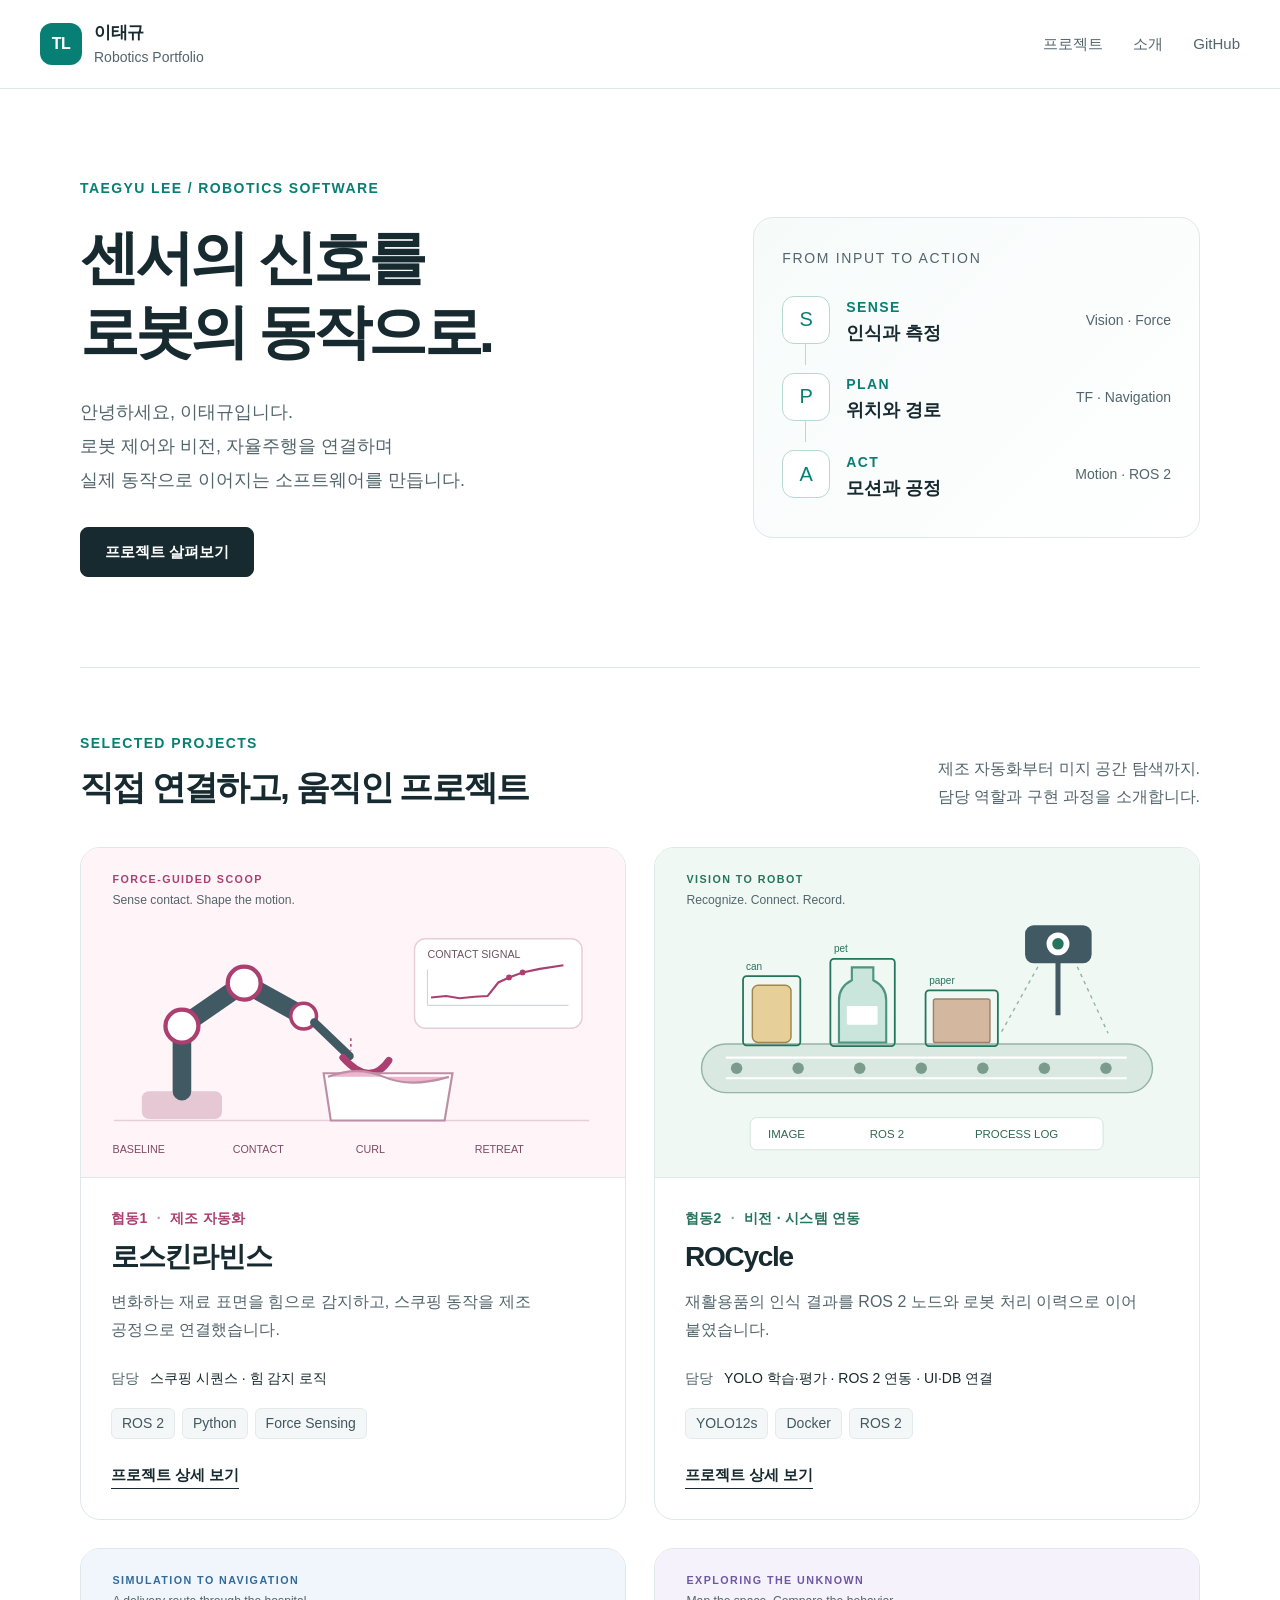
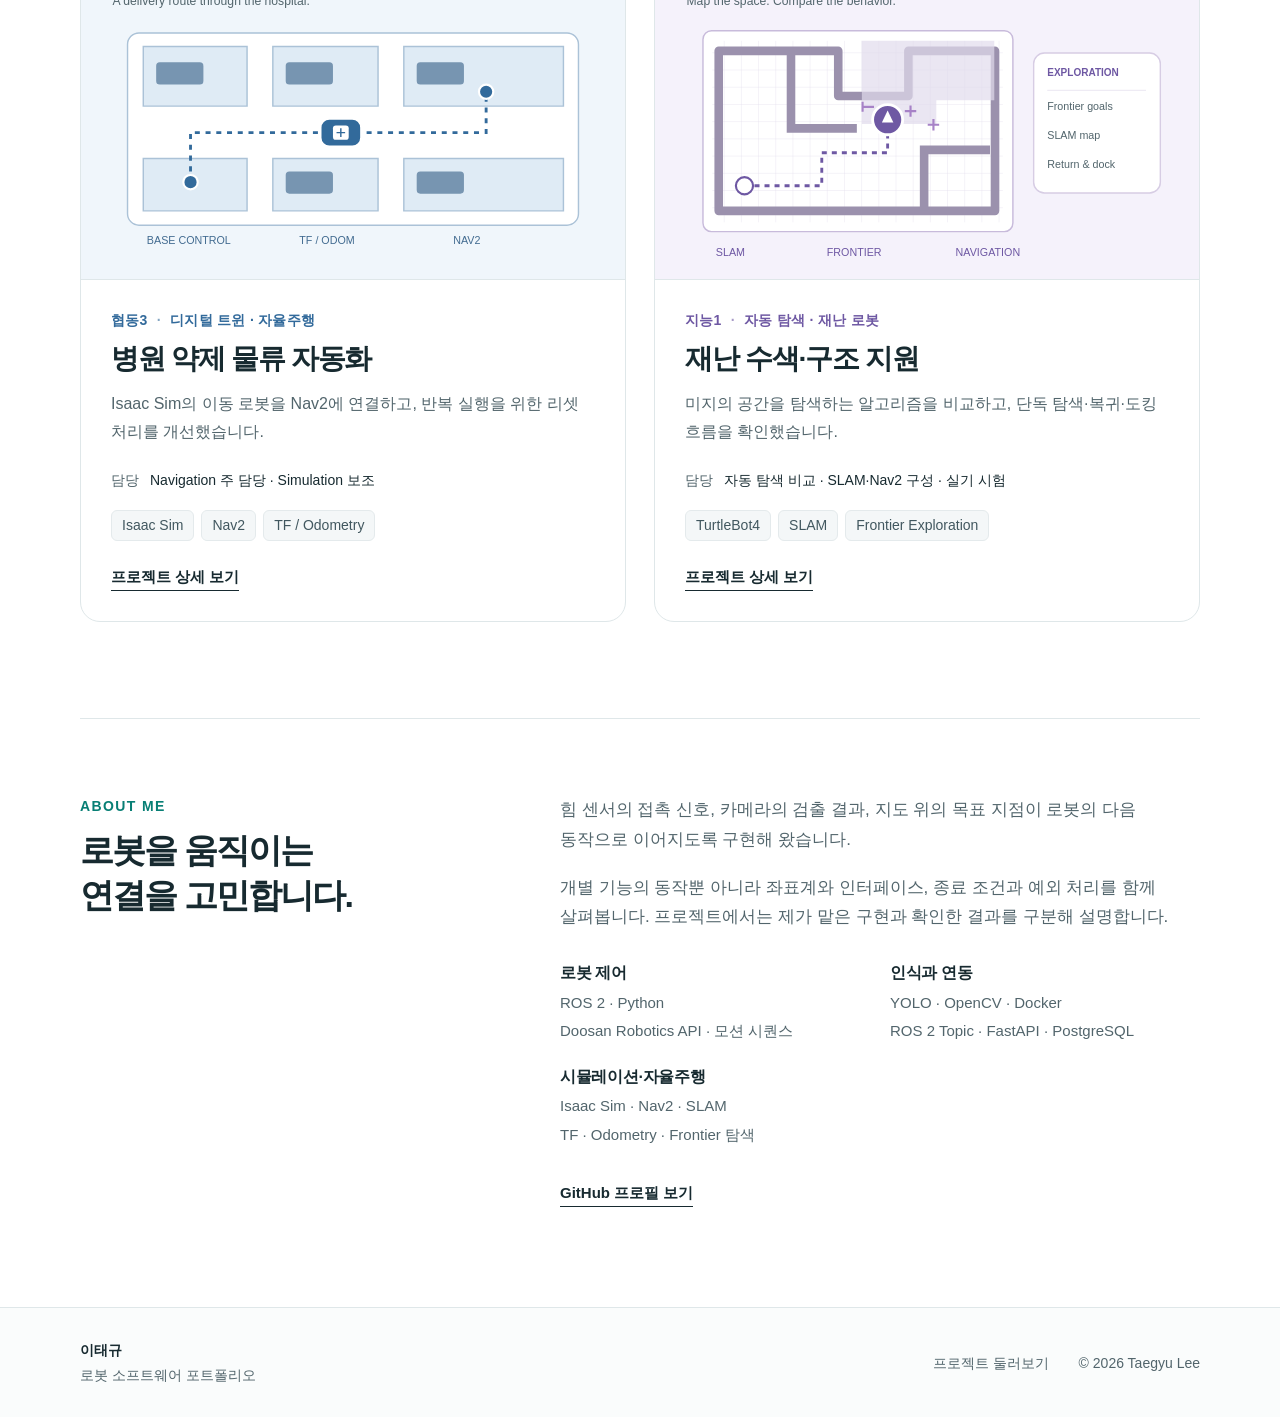
<file: index.html>
<!doctype html>
<html lang="ko"><head><meta charset="utf-8"><meta name="viewport" content="width=device-width, initial-scale=1"><title>이태규 | 로봇 소프트웨어 포트폴리오</title><meta name="description" content="ROS 2, 로봇 제어, AI 비전, 자율주행. 이태규의 네 가지 로보틱스 프로젝트와 구현 과정을 소개합니다."><meta name="theme-color" content="#ffffff"><meta property="og:title" content="이태규 | 로봇 소프트웨어 포트폴리오"><meta property="og:description" content="ROS 2, 로봇 제어, AI 비전, 자율주행. 이태규의 네 가지 로보틱스 프로젝트와 구현 과정을 소개합니다."><meta property="og:type" content="website"><link rel="icon" type="image/svg+xml" href="assets/favicon.svg"><link rel="stylesheet" href="assets/style.css"></head><body><a class="skip-link" href="#main">본문으로 건너뛰기</a>
<header class="site-header"><div class="header-inner"><a class="brand" href="index.html" aria-label="이태규 포트폴리오 홈"><span class="brand-mark" aria-hidden="true">TL</span><span>이태규<span class="brand-sub">Robotics Portfolio</span></span></a><nav aria-label="주요 메뉴"><a href="index.html#projects">프로젝트</a><a href="index.html#about">소개</a><a href="https://github.com/Taegyu-Lee1117" target="_blank" rel="noopener noreferrer">GitHub</a></nav></div></header><main id="main">
<section class="hero shell"><div class="hero-copy"><p class="eyebrow">TAEGYU LEE / ROBOTICS SOFTWARE</p><h1>센서의 신호를<br>로봇의 동작으로.</h1><p class="hero-description">안녕하세요, 이태규입니다.<br>로봇 제어와 비전, 자율주행을 연결하며<br class="desktop-break"> 실제 동작으로 이어지는 소프트웨어를 만듭니다.</p><a class="button" href="#projects">프로젝트 살펴보기</a></div><div class="hero-system" aria-label="인식과 측정, 위치와 경로, 모션과 공정으로 이어지는 작업 영역"><p class="system-label">FROM INPUT TO ACTION</p><div class="system-step"><span class="system-icon">S</span><div><span>SENSE</span><p>인식과 측정</p></div><small>Vision · Force</small></div><div class="system-step"><span class="system-icon">P</span><div><span>PLAN</span><p>위치와 경로</p></div><small>TF · Navigation</small></div><div class="system-step"><span class="system-icon">A</span><div><span>ACT</span><p>모션과 공정</p></div><small>Motion · ROS 2</small></div></div></section>
<section id="projects" class="projects shell"><div class="section-heading"><div><p class="eyebrow">SELECTED PROJECTS</p><h2>직접 연결하고,<br class="mobile-break"> 움직인 프로젝트</h2></div><p>제조 자동화부터 미지 공간 탐색까지.<br>담당 역할과 구현 과정을 소개합니다.</p></div><div class="project-grid"><article class="project-card pink"><a class="project-visual" href="projects/roskin-robbins.html" tabindex="-1" aria-hidden="true"><img src="assets/roskin-robbins.svg" alt="" width="760" height="460" loading="lazy"></a><div class="project-copy"><p class="eyebrow">협동1 <span>·</span> 제조 자동화</p><h3><a href="projects/roskin-robbins.html">로스킨라빈스</a></h3><p class="project-summary">변화하는 재료 표면을 힘으로 감지하고, 스쿠핑 동작을 제조 공정으로 연결했습니다.</p><div class="role"><span>담당</span><p>스쿠핑 시퀀스 · 힘 감지 로직</p></div><ul class="tags" aria-label="사용 기술"><li>ROS 2</li><li>Python</li><li>Force Sensing</li></ul><a class="text-link" href="projects/roskin-robbins.html" aria-label="로스킨라빈스 상세 보기">프로젝트 상세 보기</a></div></article>
<article class="project-card green"><a class="project-visual" href="projects/rocycle.html" tabindex="-1" aria-hidden="true"><img src="assets/rocycle.svg" alt="" width="760" height="460" loading="lazy"></a><div class="project-copy"><p class="eyebrow">협동2 <span>·</span> 비전 · 시스템 연동</p><h3><a href="projects/rocycle.html">ROCycle</a></h3><p class="project-summary">재활용품의 인식 결과를 ROS 2 노드와 로봇 처리 이력으로 이어 붙였습니다.</p><div class="role"><span>담당</span><p>YOLO 학습·평가 · ROS 2 연동 · UI·DB 연결</p></div><ul class="tags" aria-label="사용 기술"><li>YOLO12s</li><li>Docker</li><li>ROS 2</li></ul><a class="text-link" href="projects/rocycle.html" aria-label="ROCycle 상세 보기">프로젝트 상세 보기</a></div></article>
<article class="project-card blue"><a class="project-visual" href="projects/hospital-logistics.html" tabindex="-1" aria-hidden="true"><img src="assets/hospital-logistics.svg" alt="" width="760" height="460" loading="lazy"></a><div class="project-copy"><p class="eyebrow">협동3 <span>·</span> 디지털 트윈 · 자율주행</p><h3><a href="projects/hospital-logistics.html">병원 약제 물류 자동화</a></h3><p class="project-summary">Isaac Sim의 이동 로봇을 Nav2에 연결하고, 반복 실행을 위한 리셋 처리를 개선했습니다.</p><div class="role"><span>담당</span><p>Navigation 주 담당 · Simulation 보조</p></div><ul class="tags" aria-label="사용 기술"><li>Isaac Sim</li><li>Nav2</li><li>TF / Odometry</li></ul><a class="text-link" href="projects/hospital-logistics.html" aria-label="병원 약제 물류 자동화 상세 보기">프로젝트 상세 보기</a></div></article>
<article class="project-card purple"><a class="project-visual" href="projects/rescue-exploration.html" tabindex="-1" aria-hidden="true"><img src="assets/rescue-exploration.svg" alt="" width="760" height="460" loading="lazy"></a><div class="project-copy"><p class="eyebrow">지능1 <span>·</span> 자동 탐색 · 재난 로봇</p><h3><a href="projects/rescue-exploration.html">재난 수색·구조 지원</a></h3><p class="project-summary">미지의 공간을 탐색하는 알고리즘을 비교하고, 단독 탐색·복귀·도킹 흐름을 확인했습니다.</p><div class="role"><span>담당</span><p>자동 탐색 비교 · SLAM·Nav2 구성 · 실기 시험</p></div><ul class="tags" aria-label="사용 기술"><li>TurtleBot4</li><li>SLAM</li><li>Frontier Exploration</li></ul><a class="text-link" href="projects/rescue-exploration.html" aria-label="재난 수색·구조 지원 상세 보기">프로젝트 상세 보기</a></div></article></div></section>
<section id="about" class="about shell"><div><p class="eyebrow">ABOUT ME</p><h2>로봇을 움직이는<br>연결을 고민합니다.</h2></div><div class="about-copy"><p>힘 센서의 접촉 신호, 카메라의 검출 결과, 지도 위의 목표 지점이 로봇의 다음 동작으로 이어지도록 구현해 왔습니다.</p><p>개별 기능의 동작뿐 아니라 좌표계와 인터페이스, 종료 조건과 예외 처리를 함께 살펴봅니다. 프로젝트에서는 제가 맡은 구현과 확인한 결과를 구분해 설명합니다.</p><div class="skill-groups"><div><h3>로봇 제어</h3><p>ROS 2 · Python<br>Doosan Robotics API · 모션 시퀀스</p></div><div><h3>인식과 연동</h3><p>YOLO · OpenCV · Docker<br>ROS 2 Topic · FastAPI · PostgreSQL</p></div><div><h3>시뮬레이션·자율주행</h3><p>Isaac Sim · Nav2 · SLAM<br>TF · Odometry · Frontier 탐색</p></div></div><a class="text-link" href="https://github.com/Taegyu-Lee1117" target="_blank" rel="noopener noreferrer">GitHub 프로필 보기</a></div></section>
</main><footer class="site-footer"><div class="footer-inner"><p>이태규 <span>로봇 소프트웨어 포트폴리오</span></p><a href="index.html#projects">프로젝트 둘러보기</a><p class="copyright">© 2026 Taegyu Lee</p></div></footer></body></html>
</file>
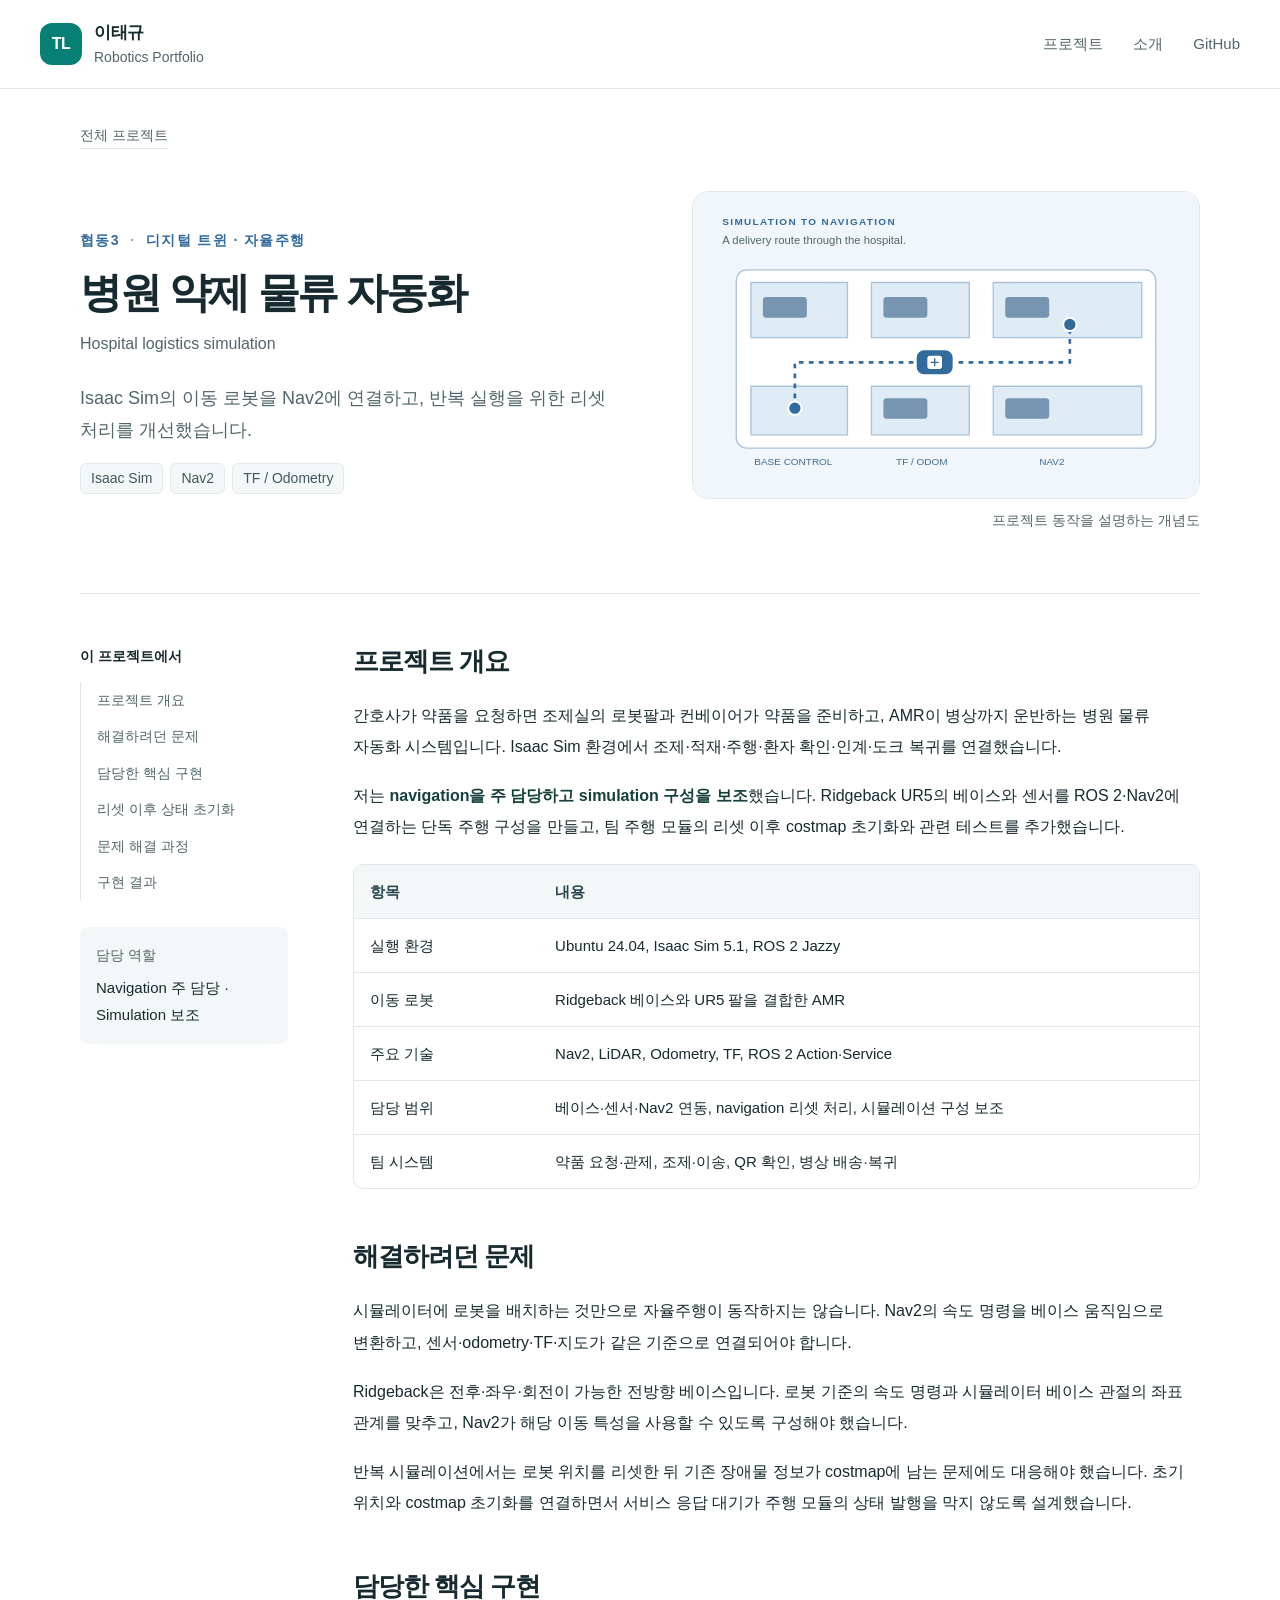
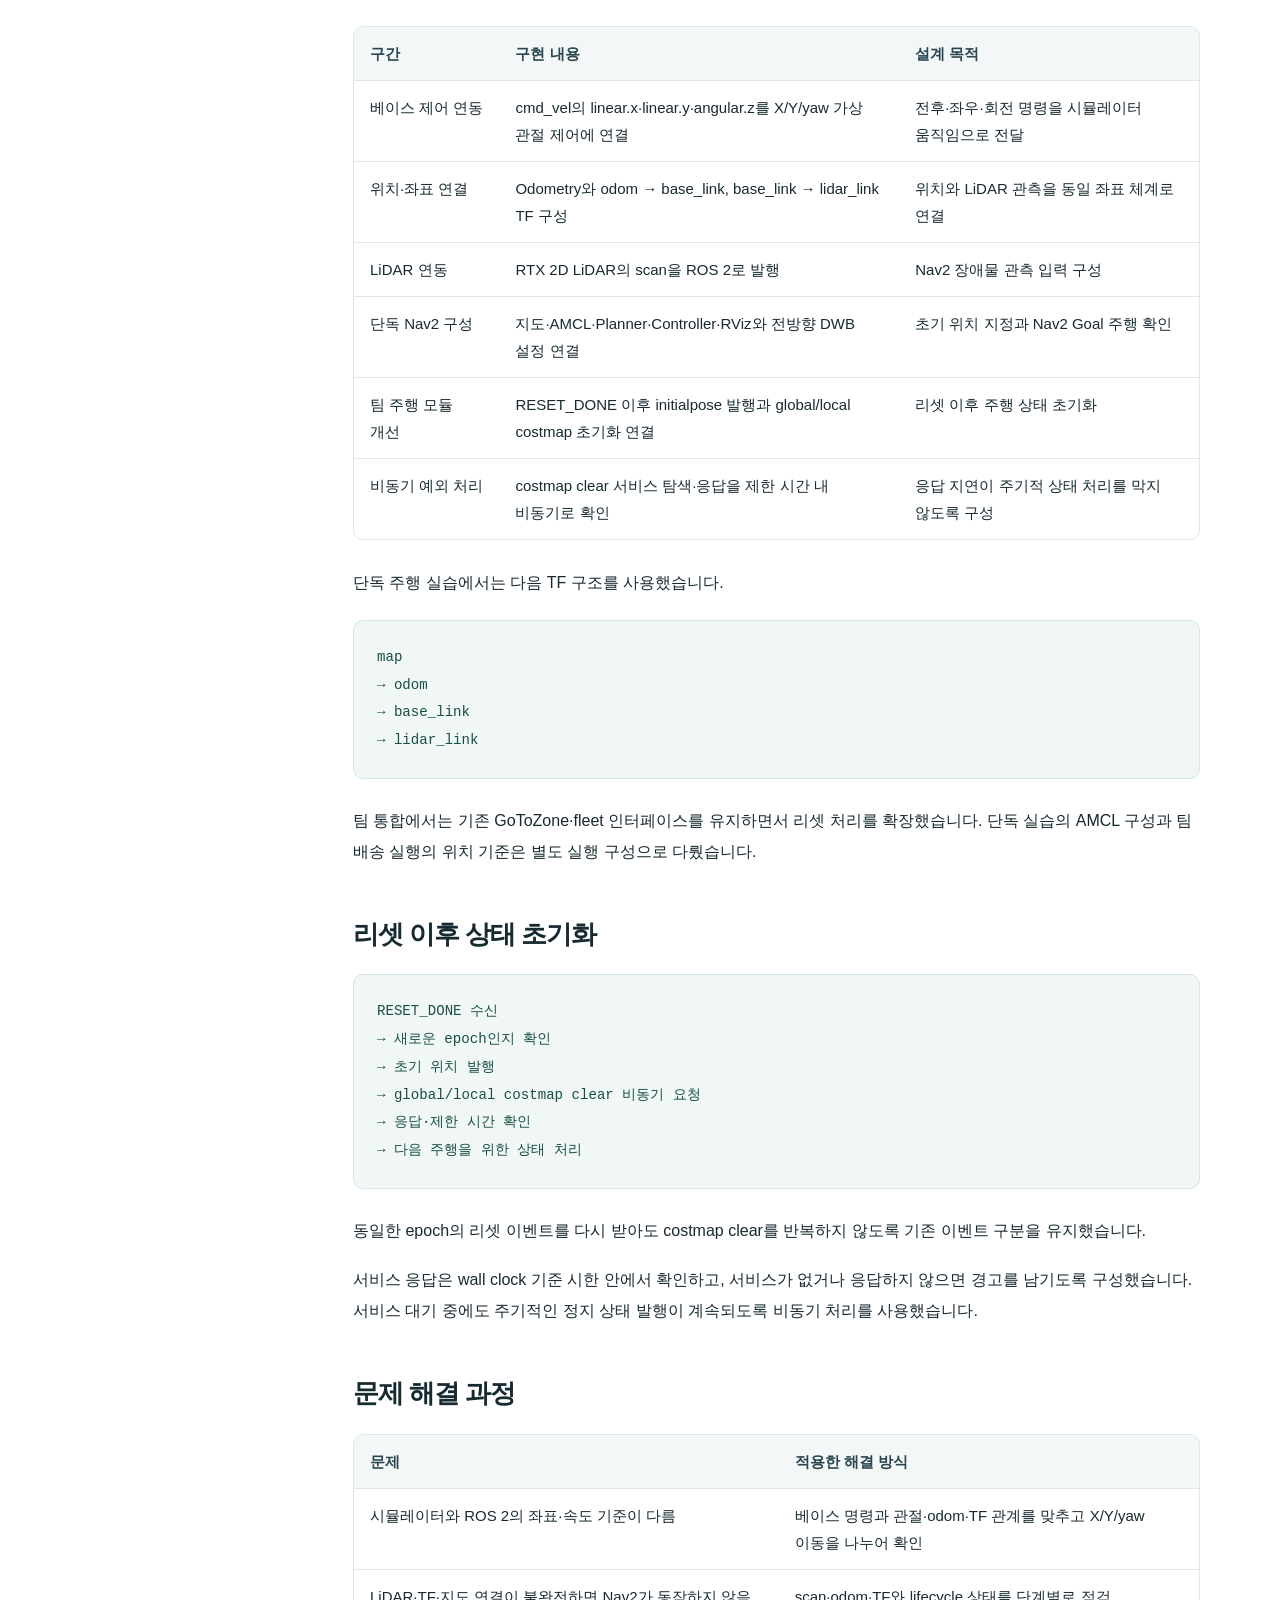
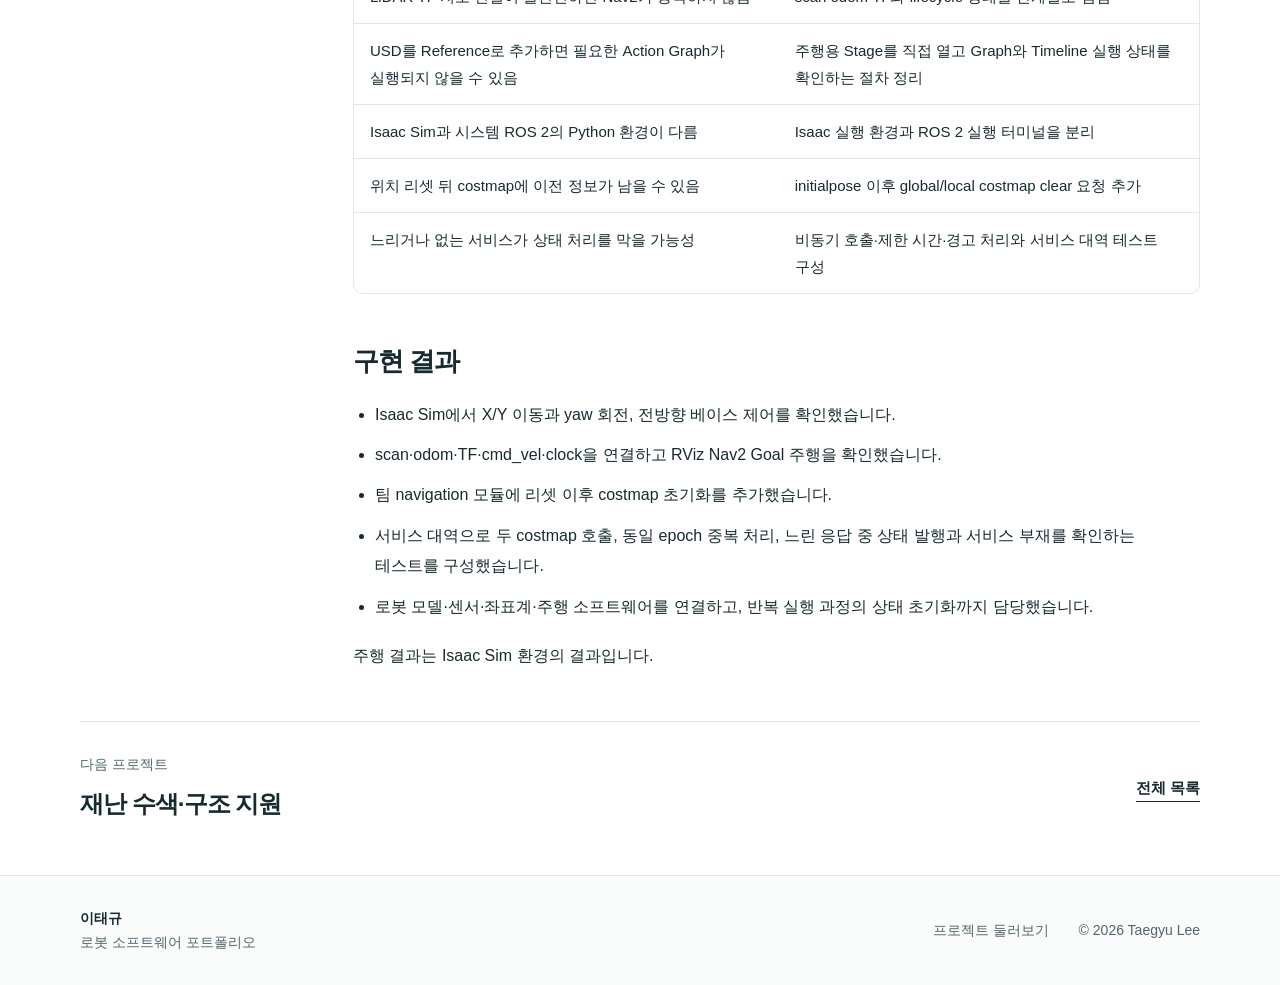
<file: projects/hospital-logistics.html>
<!doctype html>
<html lang="ko"><head><meta charset="utf-8"><meta name="viewport" content="width=device-width, initial-scale=1"><title>병원 약제 물류 자동화 | 이태규 포트폴리오</title><meta name="description" content="Isaac Sim의 이동 로봇을 Nav2에 연결하고, 반복 실행을 위한 리셋 처리를 개선했습니다."><meta name="theme-color" content="#ffffff"><meta property="og:title" content="병원 약제 물류 자동화 | 이태규 포트폴리오"><meta property="og:description" content="Isaac Sim의 이동 로봇을 Nav2에 연결하고, 반복 실행을 위한 리셋 처리를 개선했습니다."><meta property="og:type" content="website"><link rel="icon" type="image/svg+xml" href="../assets/favicon.svg"><link rel="stylesheet" href="../assets/style.css"></head><body><a class="skip-link" href="#main">본문으로 건너뛰기</a>
<header class="site-header"><div class="header-inner"><a class="brand" href="../index.html" aria-label="이태규 포트폴리오 홈"><span class="brand-mark" aria-hidden="true">TL</span><span>이태규<span class="brand-sub">Robotics Portfolio</span></span></a><nav aria-label="주요 메뉴"><a href="../index.html#projects">프로젝트</a><a href="../index.html#about">소개</a><a href="https://github.com/Taegyu-Lee1117" target="_blank" rel="noopener noreferrer">GitHub</a></nav></div></header><main id="main" class="project-main shell"><a class="back-link" href="../index.html#projects">전체 프로젝트</a><header class="project-hero blue"><div><p class="eyebrow">협동3 <span>·</span> 디지털 트윈 · 자율주행</p><h1>병원 약제 물류 자동화</h1><p class="english-title">Hospital logistics simulation</p><p class="detail-summary">Isaac Sim의 이동 로봇을 Nav2에 연결하고, 반복 실행을 위한 리셋 처리를 개선했습니다.</p><ul class="tags" aria-label="사용 기술"><li>Isaac Sim</li><li>Nav2</li><li>TF / Odometry</li></ul></div><figure class="detail-visual"><img src="../assets/hospital-logistics.svg" alt="병원 환경의 AMR 배송 경로를 표현한 개념도" width="760" height="460"><figcaption>프로젝트 동작을 설명하는 개념도</figcaption></figure></header><div class="article-layout"><aside class="article-nav"><p>이 프로젝트에서</p><nav aria-label="프로젝트 목차"><a href="#section-1">프로젝트 개요</a><a href="#section-2">해결하려던 문제</a><a href="#section-3">담당한 핵심 구현</a><a href="#section-4">리셋 이후 상태 초기화</a><a href="#section-5">문제 해결 과정</a><a href="#section-6">구현 결과</a></nav><div class="aside-role"><span>담당 역할</span><p>Navigation 주 담당 · Simulation 보조</p></div></aside><div class="article-content"><section class="article-section" id="section-1"><h2>프로젝트 개요</h2>
<p>간호사가 약품을 요청하면 조제실의 로봇팔과 컨베이어가 약품을 준비하고, AMR이 병상까지 운반하는 병원 물류 자동화 시스템입니다. Isaac Sim 환경에서 조제·적재·주행·환자 확인·인계·도크 복귀를 연결했습니다.</p>
<p>저는 <strong>navigation을 주 담당하고 simulation 구성을 보조</strong>했습니다. Ridgeback UR5의 베이스와 센서를 ROS 2·Nav2에 연결하는 단독 주행 구성을 만들고, 팀 주행 모듈의 리셋 이후 costmap 초기화와 관련 테스트를 추가했습니다.</p>
<div class="table-scroll" role="region" aria-label="내용 비교 표" tabindex="0"><table><thead><tr><th scope="col">항목</th><th scope="col">내용</th></tr></thead><tbody><tr><td>실행 환경</td><td>Ubuntu 24.04, Isaac Sim 5.1, ROS 2 Jazzy</td></tr><tr><td>이동 로봇</td><td>Ridgeback 베이스와 UR5 팔을 결합한 AMR</td></tr><tr><td>주요 기술</td><td>Nav2, LiDAR, Odometry, TF, ROS 2 Action·Service</td></tr><tr><td>담당 범위</td><td>베이스·센서·Nav2 연동, navigation 리셋 처리, 시뮬레이션 구성 보조</td></tr><tr><td>팀 시스템</td><td>약품 요청·관제, 조제·이송, QR 확인, 병상 배송·복귀</td></tr></tbody></table></div>
</section>
<section class="article-section" id="section-2"><h2>해결하려던 문제</h2>
<p>시뮬레이터에 로봇을 배치하는 것만으로 자율주행이 동작하지는 않습니다. Nav2의 속도 명령을 베이스 움직임으로 변환하고, 센서·odometry·TF·지도가 같은 기준으로 연결되어야 합니다.</p>
<p>Ridgeback은 전후·좌우·회전이 가능한 전방향 베이스입니다. 로봇 기준의 속도 명령과 시뮬레이터 베이스 관절의 좌표 관계를 맞추고, Nav2가 해당 이동 특성을 사용할 수 있도록 구성해야 했습니다.</p>
<p>반복 시뮬레이션에서는 로봇 위치를 리셋한 뒤 기존 장애물 정보가 costmap에 남는 문제에도 대응해야 했습니다. 초기 위치와 costmap 초기화를 연결하면서 서비스 응답 대기가 주행 모듈의 상태 발행을 막지 않도록 설계했습니다.</p>
</section>
<section class="article-section" id="section-3"><h2>담당한 핵심 구현</h2>
<div class="table-scroll" role="region" aria-label="내용 비교 표" tabindex="0"><table><thead><tr><th scope="col">구간</th><th scope="col">구현 내용</th><th scope="col">설계 목적</th></tr></thead><tbody><tr><td>베이스 제어 연동</td><td>cmd_vel의 linear.x·linear.y·angular.z를 X/Y/yaw 가상 관절 제어에 연결</td><td>전후·좌우·회전 명령을 시뮬레이터 움직임으로 전달</td></tr><tr><td>위치·좌표 연결</td><td>Odometry와 odom → base_link, base_link → lidar_link TF 구성</td><td>위치와 LiDAR 관측을 동일 좌표 체계로 연결</td></tr><tr><td>LiDAR 연동</td><td>RTX 2D LiDAR의 scan을 ROS 2로 발행</td><td>Nav2 장애물 관측 입력 구성</td></tr><tr><td>단독 Nav2 구성</td><td>지도·AMCL·Planner·Controller·RViz와 전방향 DWB 설정 연결</td><td>초기 위치 지정과 Nav2 Goal 주행 확인</td></tr><tr><td>팀 주행 모듈 개선</td><td>RESET_DONE 이후 initialpose 발행과 global/local costmap 초기화 연결</td><td>리셋 이후 주행 상태 초기화</td></tr><tr><td>비동기 예외 처리</td><td>costmap clear 서비스 탐색·응답을 제한 시간 내 비동기로 확인</td><td>응답 지연이 주기적 상태 처리를 막지 않도록 구성</td></tr></tbody></table></div>
<p>단독 주행 실습에서는 다음 TF 구조를 사용했습니다.</p>
<pre><code>map
→ odom
→ base_link
→ lidar_link</code></pre>
<p>팀 통합에서는 기존 GoToZone·fleet 인터페이스를 유지하면서 리셋 처리를 확장했습니다. 단독 실습의 AMCL 구성과 팀 배송 실행의 위치 기준은 별도 실행 구성으로 다뤘습니다.</p>
</section>
<section class="article-section" id="section-4"><h2>리셋 이후 상태 초기화</h2>
<pre><code>RESET_DONE 수신
→ 새로운 epoch인지 확인
→ 초기 위치 발행
→ global/local costmap clear 비동기 요청
→ 응답·제한 시간 확인
→ 다음 주행을 위한 상태 처리</code></pre>
<p>동일한 epoch의 리셋 이벤트를 다시 받아도 costmap clear를 반복하지 않도록 기존 이벤트 구분을 유지했습니다.</p>
<p>서비스 응답은 wall clock 기준 시한 안에서 확인하고, 서비스가 없거나 응답하지 않으면 경고를 남기도록 구성했습니다. 서비스 대기 중에도 주기적인 정지 상태 발행이 계속되도록 비동기 처리를 사용했습니다.</p>
</section>
<section class="article-section" id="section-5"><h2>문제 해결 과정</h2>
<div class="table-scroll" role="region" aria-label="내용 비교 표" tabindex="0"><table><thead><tr><th scope="col">문제</th><th scope="col">적용한 해결 방식</th></tr></thead><tbody><tr><td>시뮬레이터와 ROS 2의 좌표·속도 기준이 다름</td><td>베이스 명령과 관절·odom·TF 관계를 맞추고 X/Y/yaw 이동을 나누어 확인</td></tr><tr><td>LiDAR·TF·지도 연결이 불완전하면 Nav2가 동작하지 않음</td><td>scan·odom·TF와 lifecycle 상태를 단계별로 점검</td></tr><tr><td>USD를 Reference로 추가하면 필요한 Action Graph가 실행되지 않을 수 있음</td><td>주행용 Stage를 직접 열고 Graph와 Timeline 실행 상태를 확인하는 절차 정리</td></tr><tr><td>Isaac Sim과 시스템 ROS 2의 Python 환경이 다름</td><td>Isaac 실행 환경과 ROS 2 실행 터미널을 분리</td></tr><tr><td>위치 리셋 뒤 costmap에 이전 정보가 남을 수 있음</td><td>initialpose 이후 global/local costmap clear 요청 추가</td></tr><tr><td>느리거나 없는 서비스가 상태 처리를 막을 가능성</td><td>비동기 호출·제한 시간·경고 처리와 서비스 대역 테스트 구성</td></tr></tbody></table></div>
</section>
<section class="article-section" id="section-6"><h2>구현 결과</h2>
<ul><li>Isaac Sim에서 X/Y 이동과 yaw 회전, 전방향 베이스 제어를 확인했습니다.</li><li>scan·odom·TF·cmd_vel·clock을 연결하고 RViz Nav2 Goal 주행을 확인했습니다.</li><li>팀 navigation 모듈에 리셋 이후 costmap 초기화를 추가했습니다.</li><li>서비스 대역으로 두 costmap 호출, 동일 epoch 중복 처리, 느린 응답 중 상태 발행과 서비스 부재를 확인하는 테스트를 구성했습니다.</li><li>로봇 모델·센서·좌표계·주행 소프트웨어를 연결하고, 반복 실행 과정의 상태 초기화까지 담당했습니다.</li></ul>
<p>주행 결과는 Isaac Sim 환경의 결과입니다.</p>
</section></div></div><nav class="next-project" aria-label="다른 프로젝트"><div><span>다음 프로젝트</span><a href="rescue-exploration.html">재난 수색·구조 지원</a></div><a class="text-link" href="../index.html#projects">전체 목록</a></nav></main><footer class="site-footer"><div class="footer-inner"><p>이태규 <span>로봇 소프트웨어 포트폴리오</span></p><a href="../index.html#projects">프로젝트 둘러보기</a><p class="copyright">© 2026 Taegyu Lee</p></div></footer></body></html>
</file>
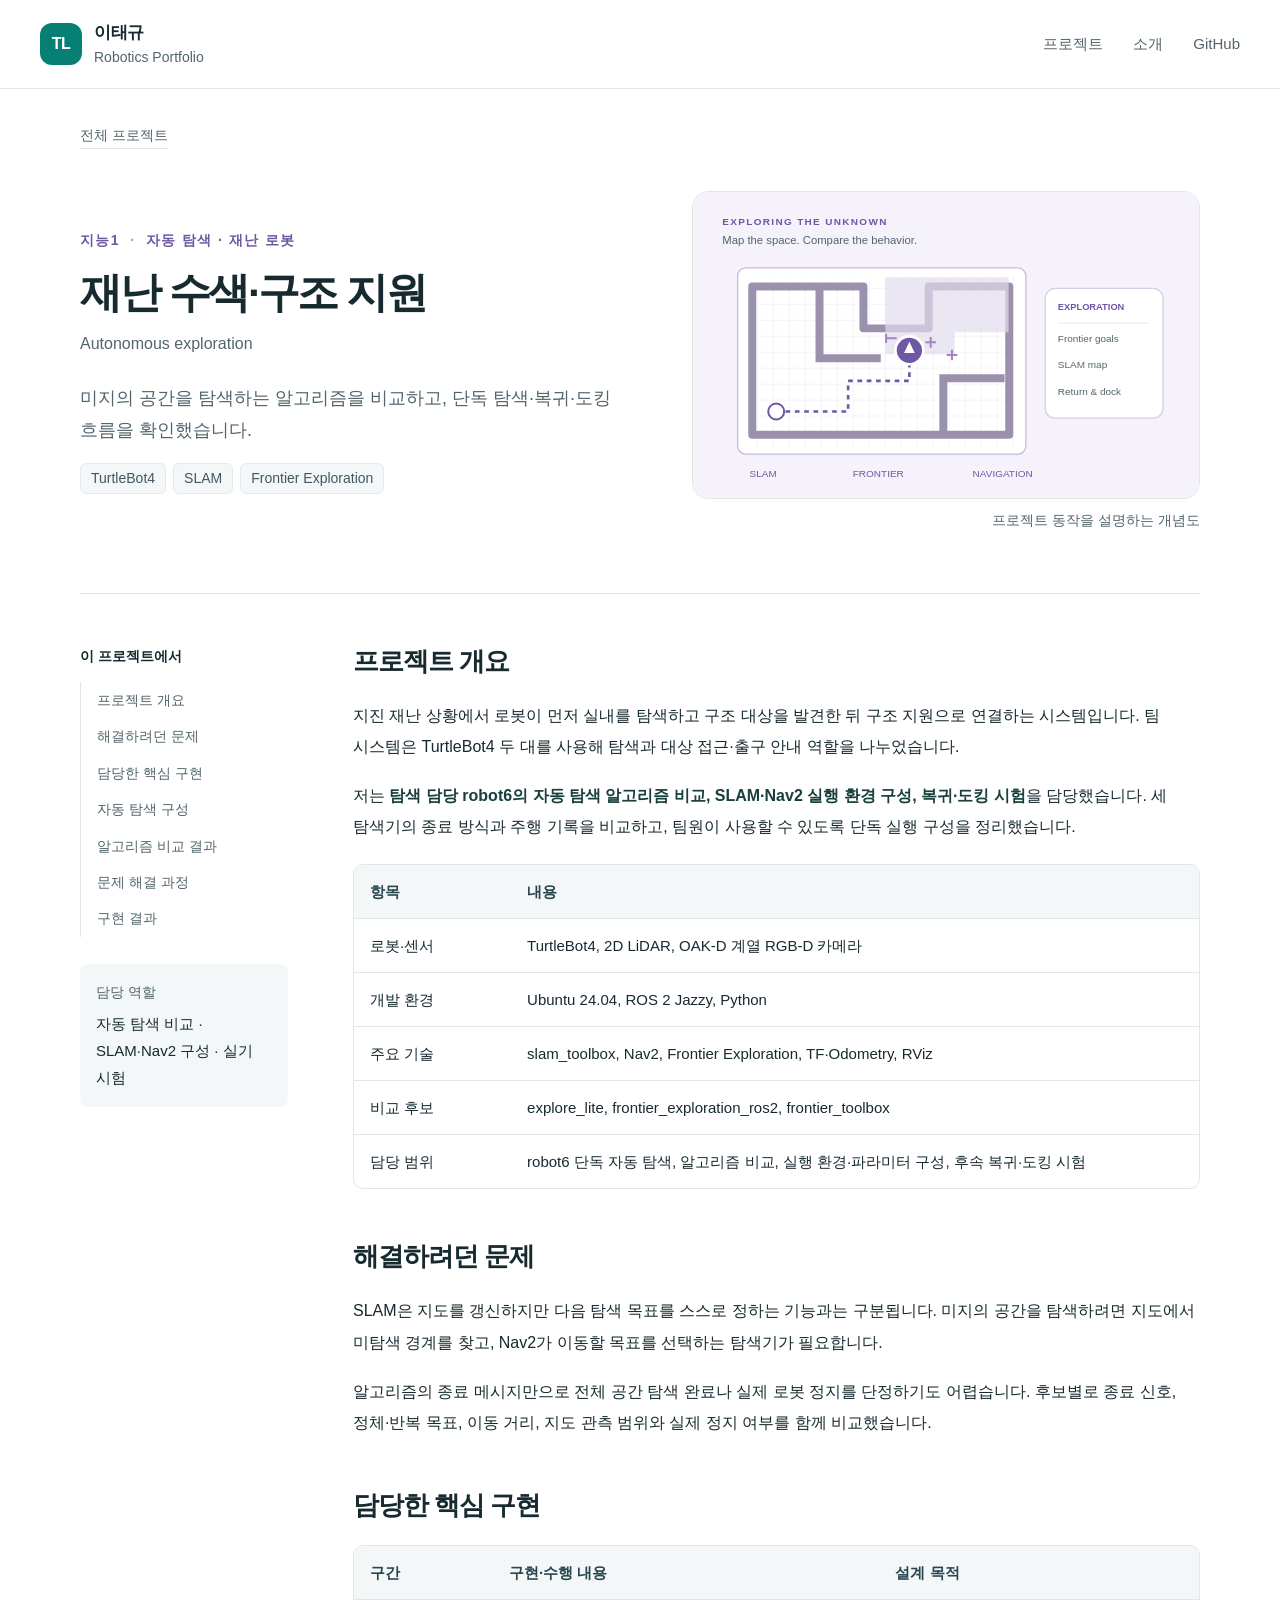
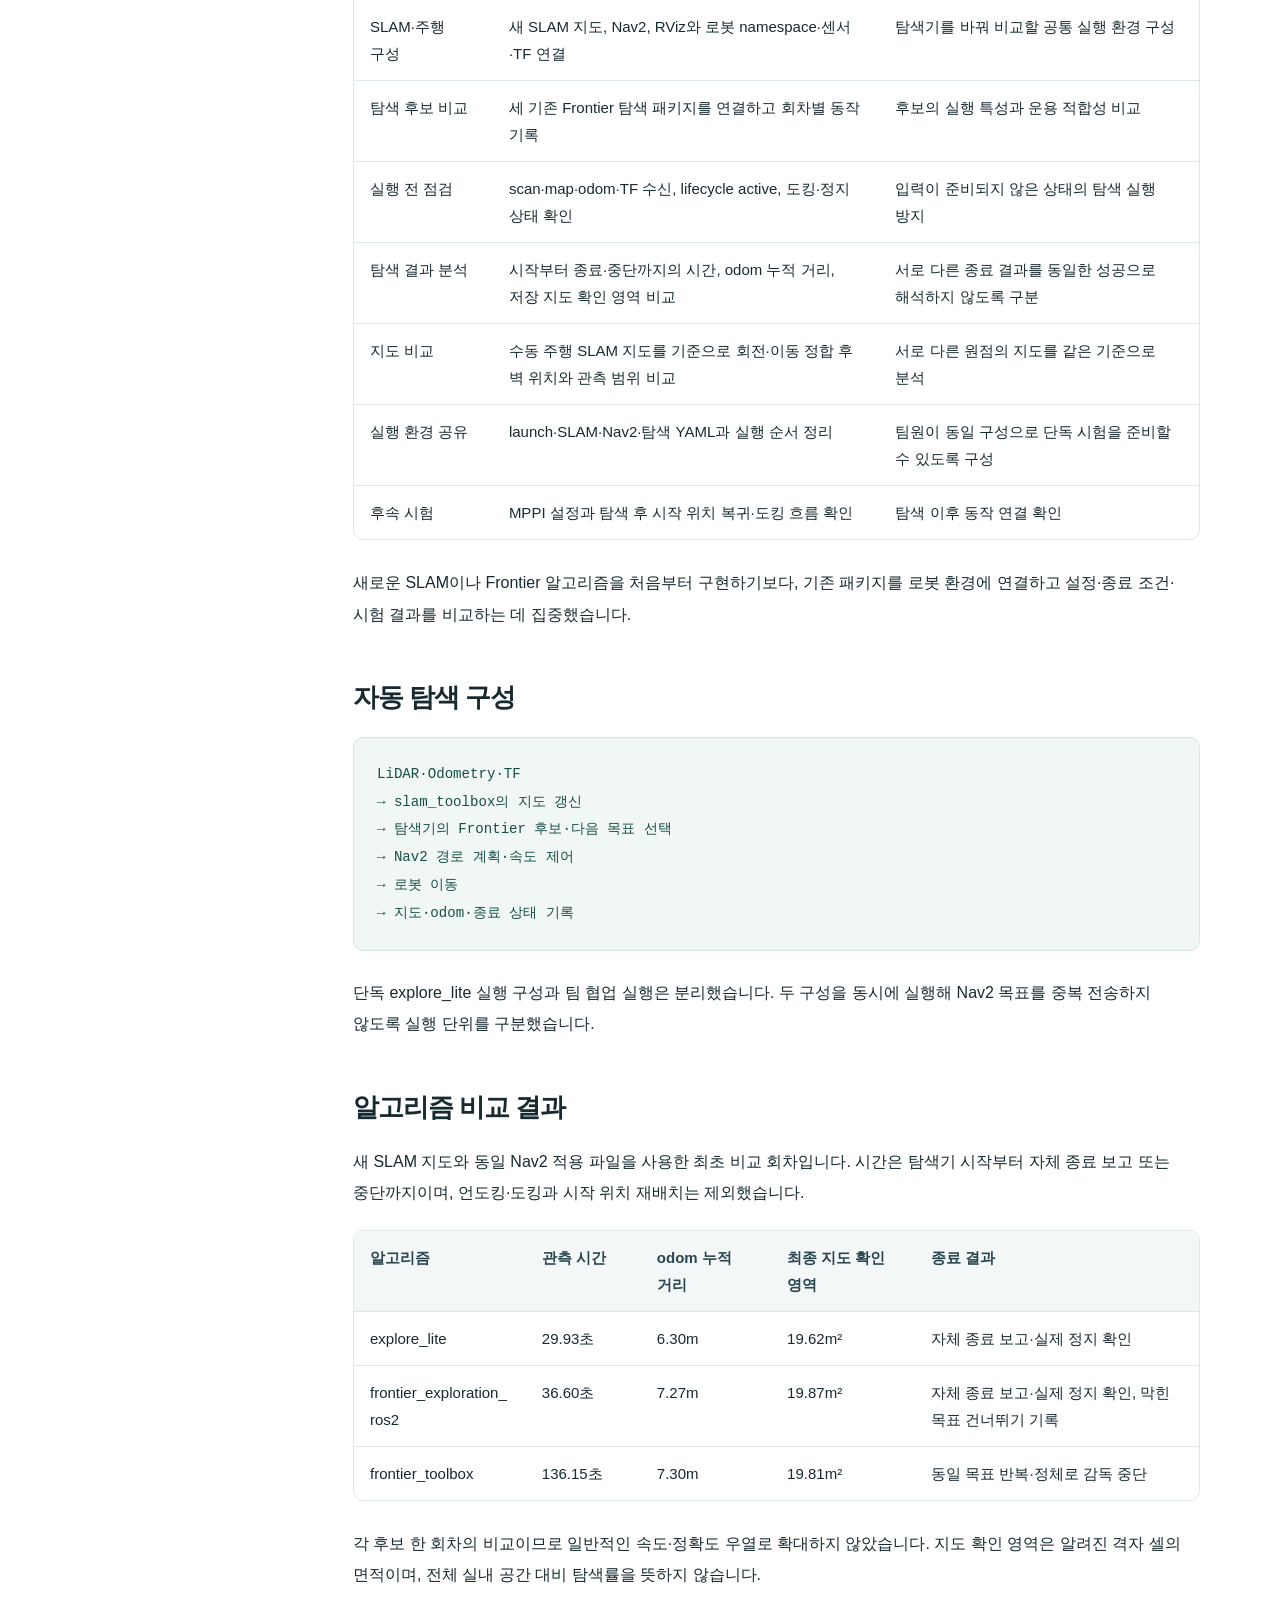
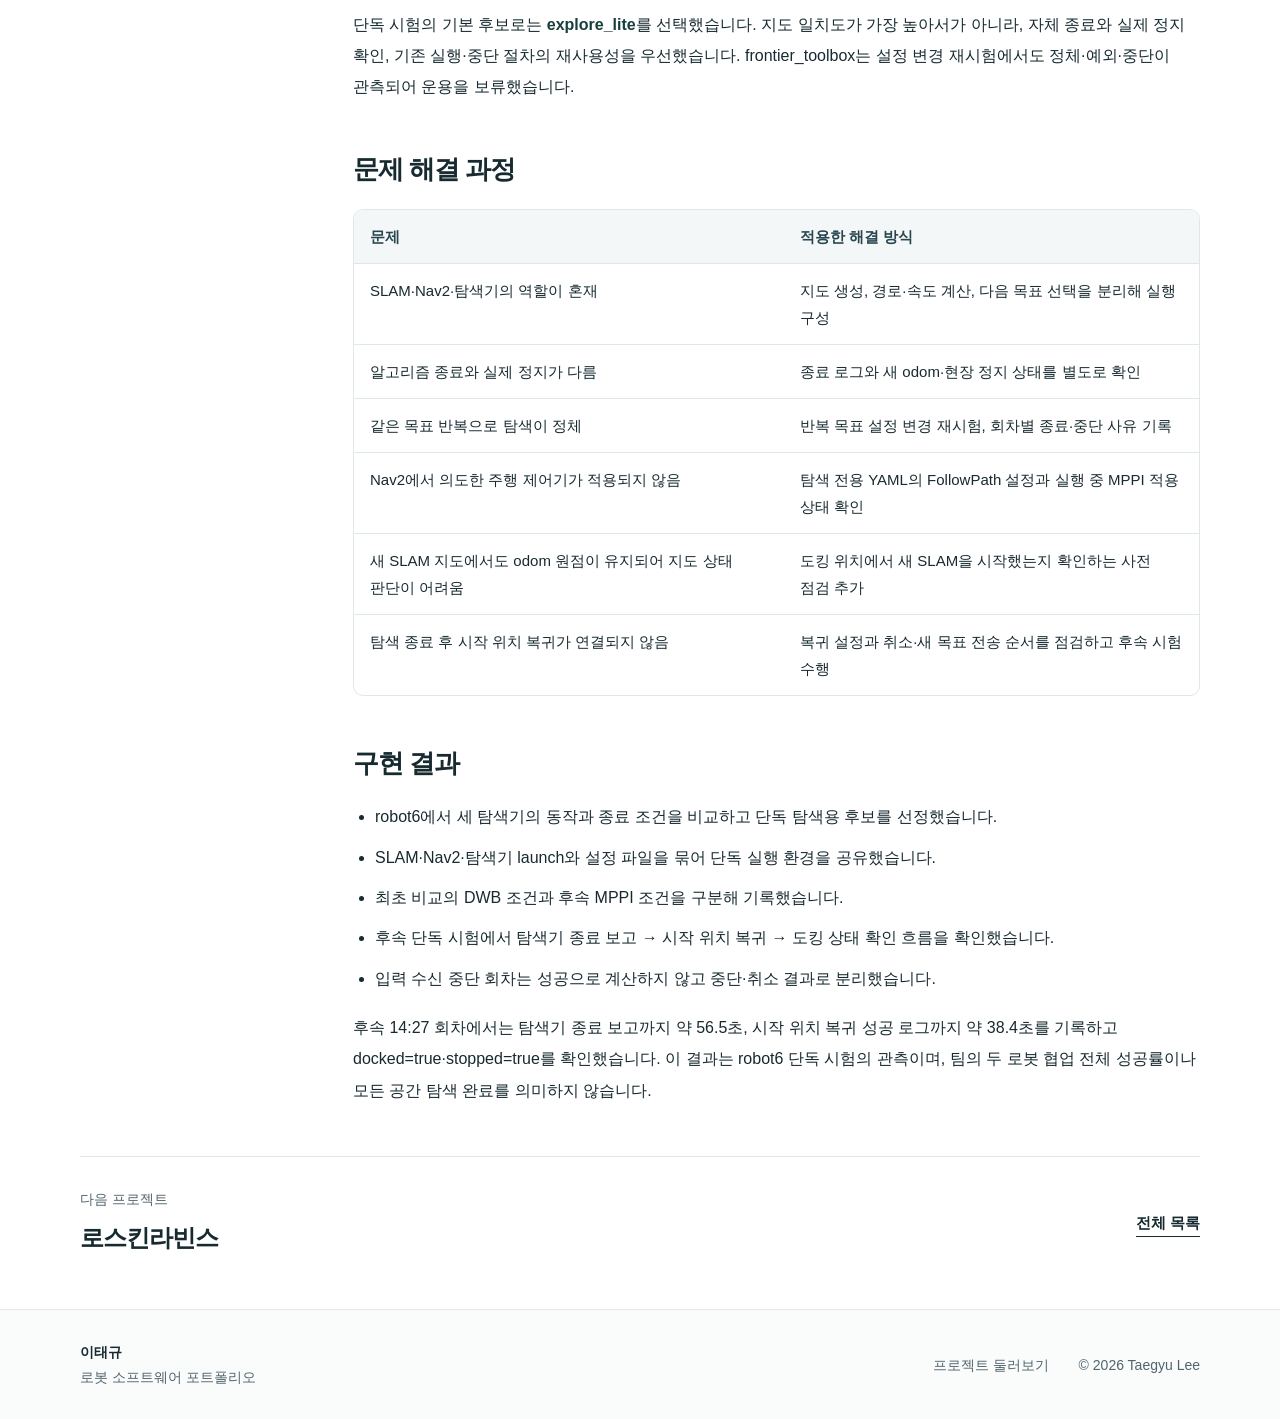
<file: projects/rescue-exploration.html>
<!doctype html>
<html lang="ko"><head><meta charset="utf-8"><meta name="viewport" content="width=device-width, initial-scale=1"><title>재난 수색·구조 지원 | 이태규 포트폴리오</title><meta name="description" content="미지의 공간을 탐색하는 알고리즘을 비교하고, 단독 탐색·복귀·도킹 흐름을 확인했습니다."><meta name="theme-color" content="#ffffff"><meta property="og:title" content="재난 수색·구조 지원 | 이태규 포트폴리오"><meta property="og:description" content="미지의 공간을 탐색하는 알고리즘을 비교하고, 단독 탐색·복귀·도킹 흐름을 확인했습니다."><meta property="og:type" content="website"><link rel="icon" type="image/svg+xml" href="../assets/favicon.svg"><link rel="stylesheet" href="../assets/style.css"></head><body><a class="skip-link" href="#main">본문으로 건너뛰기</a>
<header class="site-header"><div class="header-inner"><a class="brand" href="../index.html" aria-label="이태규 포트폴리오 홈"><span class="brand-mark" aria-hidden="true">TL</span><span>이태규<span class="brand-sub">Robotics Portfolio</span></span></a><nav aria-label="주요 메뉴"><a href="../index.html#projects">프로젝트</a><a href="../index.html#about">소개</a><a href="https://github.com/Taegyu-Lee1117" target="_blank" rel="noopener noreferrer">GitHub</a></nav></div></header><main id="main" class="project-main shell"><a class="back-link" href="../index.html#projects">전체 프로젝트</a><header class="project-hero purple"><div><p class="eyebrow">지능1 <span>·</span> 자동 탐색 · 재난 로봇</p><h1>재난 수색·구조 지원</h1><p class="english-title">Autonomous exploration</p><p class="detail-summary">미지의 공간을 탐색하는 알고리즘을 비교하고, 단독 탐색·복귀·도킹 흐름을 확인했습니다.</p><ul class="tags" aria-label="사용 기술"><li>TurtleBot4</li><li>SLAM</li><li>Frontier Exploration</li></ul></div><figure class="detail-visual"><img src="../assets/rescue-exploration.svg" alt="미지 영역과 Frontier 탐색 경로를 표현한 개념도" width="760" height="460"><figcaption>프로젝트 동작을 설명하는 개념도</figcaption></figure></header><div class="article-layout"><aside class="article-nav"><p>이 프로젝트에서</p><nav aria-label="프로젝트 목차"><a href="#section-1">프로젝트 개요</a><a href="#section-2">해결하려던 문제</a><a href="#section-3">담당한 핵심 구현</a><a href="#section-4">자동 탐색 구성</a><a href="#section-5">알고리즘 비교 결과</a><a href="#section-6">문제 해결 과정</a><a href="#section-7">구현 결과</a></nav><div class="aside-role"><span>담당 역할</span><p>자동 탐색 비교 · SLAM·Nav2 구성 · 실기 시험</p></div></aside><div class="article-content"><section class="article-section" id="section-1"><h2>프로젝트 개요</h2>
<p>지진 재난 상황에서 로봇이 먼저 실내를 탐색하고 구조 대상을 발견한 뒤 구조 지원으로 연결하는 시스템입니다. 팀 시스템은 TurtleBot4 두 대를 사용해 탐색과 대상 접근·출구 안내 역할을 나누었습니다.</p>
<p>저는 <strong>탐색 담당 robot6의 자동 탐색 알고리즘 비교, SLAM·Nav2 실행 환경 구성, 복귀·도킹 시험</strong>을 담당했습니다. 세 탐색기의 종료 방식과 주행 기록을 비교하고, 팀원이 사용할 수 있도록 단독 실행 구성을 정리했습니다.</p>
<div class="table-scroll" role="region" aria-label="내용 비교 표" tabindex="0"><table><thead><tr><th scope="col">항목</th><th scope="col">내용</th></tr></thead><tbody><tr><td>로봇·센서</td><td>TurtleBot4, 2D LiDAR, OAK-D 계열 RGB-D 카메라</td></tr><tr><td>개발 환경</td><td>Ubuntu 24.04, ROS 2 Jazzy, Python</td></tr><tr><td>주요 기술</td><td>slam_toolbox, Nav2, Frontier Exploration, TF·Odometry, RViz</td></tr><tr><td>비교 후보</td><td>explore_lite, frontier_exploration_ros2, frontier_toolbox</td></tr><tr><td>담당 범위</td><td>robot6 단독 자동 탐색, 알고리즘 비교, 실행 환경·파라미터 구성, 후속 복귀·도킹 시험</td></tr></tbody></table></div>
</section>
<section class="article-section" id="section-2"><h2>해결하려던 문제</h2>
<p>SLAM은 지도를 갱신하지만 다음 탐색 목표를 스스로 정하는 기능과는 구분됩니다. 미지의 공간을 탐색하려면 지도에서 미탐색 경계를 찾고, Nav2가 이동할 목표를 선택하는 탐색기가 필요합니다.</p>
<p>알고리즘의 종료 메시지만으로 전체 공간 탐색 완료나 실제 로봇 정지를 단정하기도 어렵습니다. 후보별로 종료 신호, 정체·반복 목표, 이동 거리, 지도 관측 범위와 실제 정지 여부를 함께 비교했습니다.</p>
</section>
<section class="article-section" id="section-3"><h2>담당한 핵심 구현</h2>
<div class="table-scroll" role="region" aria-label="내용 비교 표" tabindex="0"><table><thead><tr><th scope="col">구간</th><th scope="col">구현·수행 내용</th><th scope="col">설계 목적</th></tr></thead><tbody><tr><td>SLAM·주행 구성</td><td>새 SLAM 지도, Nav2, RViz와 로봇 namespace·센서·TF 연결</td><td>탐색기를 바꿔 비교할 공통 실행 환경 구성</td></tr><tr><td>탐색 후보 비교</td><td>세 기존 Frontier 탐색 패키지를 연결하고 회차별 동작 기록</td><td>후보의 실행 특성과 운용 적합성 비교</td></tr><tr><td>실행 전 점검</td><td>scan·map·odom·TF 수신, lifecycle active, 도킹·정지 상태 확인</td><td>입력이 준비되지 않은 상태의 탐색 실행 방지</td></tr><tr><td>탐색 결과 분석</td><td>시작부터 종료·중단까지의 시간, odom 누적 거리, 저장 지도 확인 영역 비교</td><td>서로 다른 종료 결과를 동일한 성공으로 해석하지 않도록 구분</td></tr><tr><td>지도 비교</td><td>수동 주행 SLAM 지도를 기준으로 회전·이동 정합 후 벽 위치와 관측 범위 비교</td><td>서로 다른 원점의 지도를 같은 기준으로 분석</td></tr><tr><td>실행 환경 공유</td><td>launch·SLAM·Nav2·탐색 YAML과 실행 순서 정리</td><td>팀원이 동일 구성으로 단독 시험을 준비할 수 있도록 구성</td></tr><tr><td>후속 시험</td><td>MPPI 설정과 탐색 후 시작 위치 복귀·도킹 흐름 확인</td><td>탐색 이후 동작 연결 확인</td></tr></tbody></table></div>
<p>새로운 SLAM이나 Frontier 알고리즘을 처음부터 구현하기보다, 기존 패키지를 로봇 환경에 연결하고 설정·종료 조건·시험 결과를 비교하는 데 집중했습니다.</p>
</section>
<section class="article-section" id="section-4"><h2>자동 탐색 구성</h2>
<pre><code>LiDAR·Odometry·TF
→ slam_toolbox의 지도 갱신
→ 탐색기의 Frontier 후보·다음 목표 선택
→ Nav2 경로 계획·속도 제어
→ 로봇 이동
→ 지도·odom·종료 상태 기록</code></pre>
<p>단독 explore_lite 실행 구성과 팀 협업 실행은 분리했습니다. 두 구성을 동시에 실행해 Nav2 목표를 중복 전송하지 않도록 실행 단위를 구분했습니다.</p>
</section>
<section class="article-section" id="section-5"><h2>알고리즘 비교 결과</h2>
<p>새 SLAM 지도와 동일 Nav2 적용 파일을 사용한 최초 비교 회차입니다. 시간은 탐색기 시작부터 자체 종료 보고 또는 중단까지이며, 언도킹·도킹과 시작 위치 재배치는 제외했습니다.</p>
<div class="table-scroll" role="region" aria-label="내용 비교 표" tabindex="0"><table><thead><tr><th scope="col">알고리즘</th><th scope="col">관측 시간</th><th scope="col">odom 누적 거리</th><th scope="col">최종 지도 확인 영역</th><th scope="col">종료 결과</th></tr></thead><tbody><tr><td>explore_lite</td><td>29.93초</td><td>6.30m</td><td>19.62m²</td><td>자체 종료 보고·실제 정지 확인</td></tr><tr><td>frontier_exploration_ros2</td><td>36.60초</td><td>7.27m</td><td>19.87m²</td><td>자체 종료 보고·실제 정지 확인, 막힌 목표 건너뛰기 기록</td></tr><tr><td>frontier_toolbox</td><td>136.15초</td><td>7.30m</td><td>19.81m²</td><td>동일 목표 반복·정체로 감독 중단</td></tr></tbody></table></div>
<p>각 후보 한 회차의 비교이므로 일반적인 속도·정확도 우열로 확대하지 않았습니다. 지도 확인 영역은 알려진 격자 셀의 면적이며, 전체 실내 공간 대비 탐색률을 뜻하지 않습니다.</p>
<p>단독 시험의 기본 후보로는 <strong>explore_lite</strong>를 선택했습니다. 지도 일치도가 가장 높아서가 아니라, 자체 종료와 실제 정지 확인, 기존 실행·중단 절차의 재사용성을 우선했습니다. frontier_toolbox는 설정 변경 재시험에서도 정체·예외·중단이 관측되어 운용을 보류했습니다.</p>
</section>
<section class="article-section" id="section-6"><h2>문제 해결 과정</h2>
<div class="table-scroll" role="region" aria-label="내용 비교 표" tabindex="0"><table><thead><tr><th scope="col">문제</th><th scope="col">적용한 해결 방식</th></tr></thead><tbody><tr><td>SLAM·Nav2·탐색기의 역할이 혼재</td><td>지도 생성, 경로·속도 계산, 다음 목표 선택을 분리해 실행 구성</td></tr><tr><td>알고리즘 종료와 실제 정지가 다름</td><td>종료 로그와 새 odom·현장 정지 상태를 별도로 확인</td></tr><tr><td>같은 목표 반복으로 탐색이 정체</td><td>반복 목표 설정 변경 재시험, 회차별 종료·중단 사유 기록</td></tr><tr><td>Nav2에서 의도한 주행 제어기가 적용되지 않음</td><td>탐색 전용 YAML의 FollowPath 설정과 실행 중 MPPI 적용 상태 확인</td></tr><tr><td>새 SLAM 지도에서도 odom 원점이 유지되어 지도 상태 판단이 어려움</td><td>도킹 위치에서 새 SLAM을 시작했는지 확인하는 사전 점검 추가</td></tr><tr><td>탐색 종료 후 시작 위치 복귀가 연결되지 않음</td><td>복귀 설정과 취소·새 목표 전송 순서를 점검하고 후속 시험 수행</td></tr></tbody></table></div>
</section>
<section class="article-section" id="section-7"><h2>구현 결과</h2>
<ul><li>robot6에서 세 탐색기의 동작과 종료 조건을 비교하고 단독 탐색용 후보를 선정했습니다.</li><li>SLAM·Nav2·탐색기 launch와 설정 파일을 묶어 단독 실행 환경을 공유했습니다.</li><li>최초 비교의 DWB 조건과 후속 MPPI 조건을 구분해 기록했습니다.</li><li>후속 단독 시험에서 탐색기 종료 보고 → 시작 위치 복귀 → 도킹 상태 확인 흐름을 확인했습니다.</li><li>입력 수신 중단 회차는 성공으로 계산하지 않고 중단·취소 결과로 분리했습니다.</li></ul>
<p>후속 14:27 회차에서는 탐색기 종료 보고까지 약 56.5초, 시작 위치 복귀 성공 로그까지 약 38.4초를 기록하고 docked=true·stopped=true를 확인했습니다. 이 결과는 robot6 단독 시험의 관측이며, 팀의 두 로봇 협업 전체 성공률이나 모든 공간 탐색 완료를 의미하지 않습니다.</p>
</section></div></div><nav class="next-project" aria-label="다른 프로젝트"><div><span>다음 프로젝트</span><a href="roskin-robbins.html">로스킨라빈스</a></div><a class="text-link" href="../index.html#projects">전체 목록</a></nav></main><footer class="site-footer"><div class="footer-inner"><p>이태규 <span>로봇 소프트웨어 포트폴리오</span></p><a href="../index.html#projects">프로젝트 둘러보기</a><p class="copyright">© 2026 Taegyu Lee</p></div></footer></body></html>
</file>
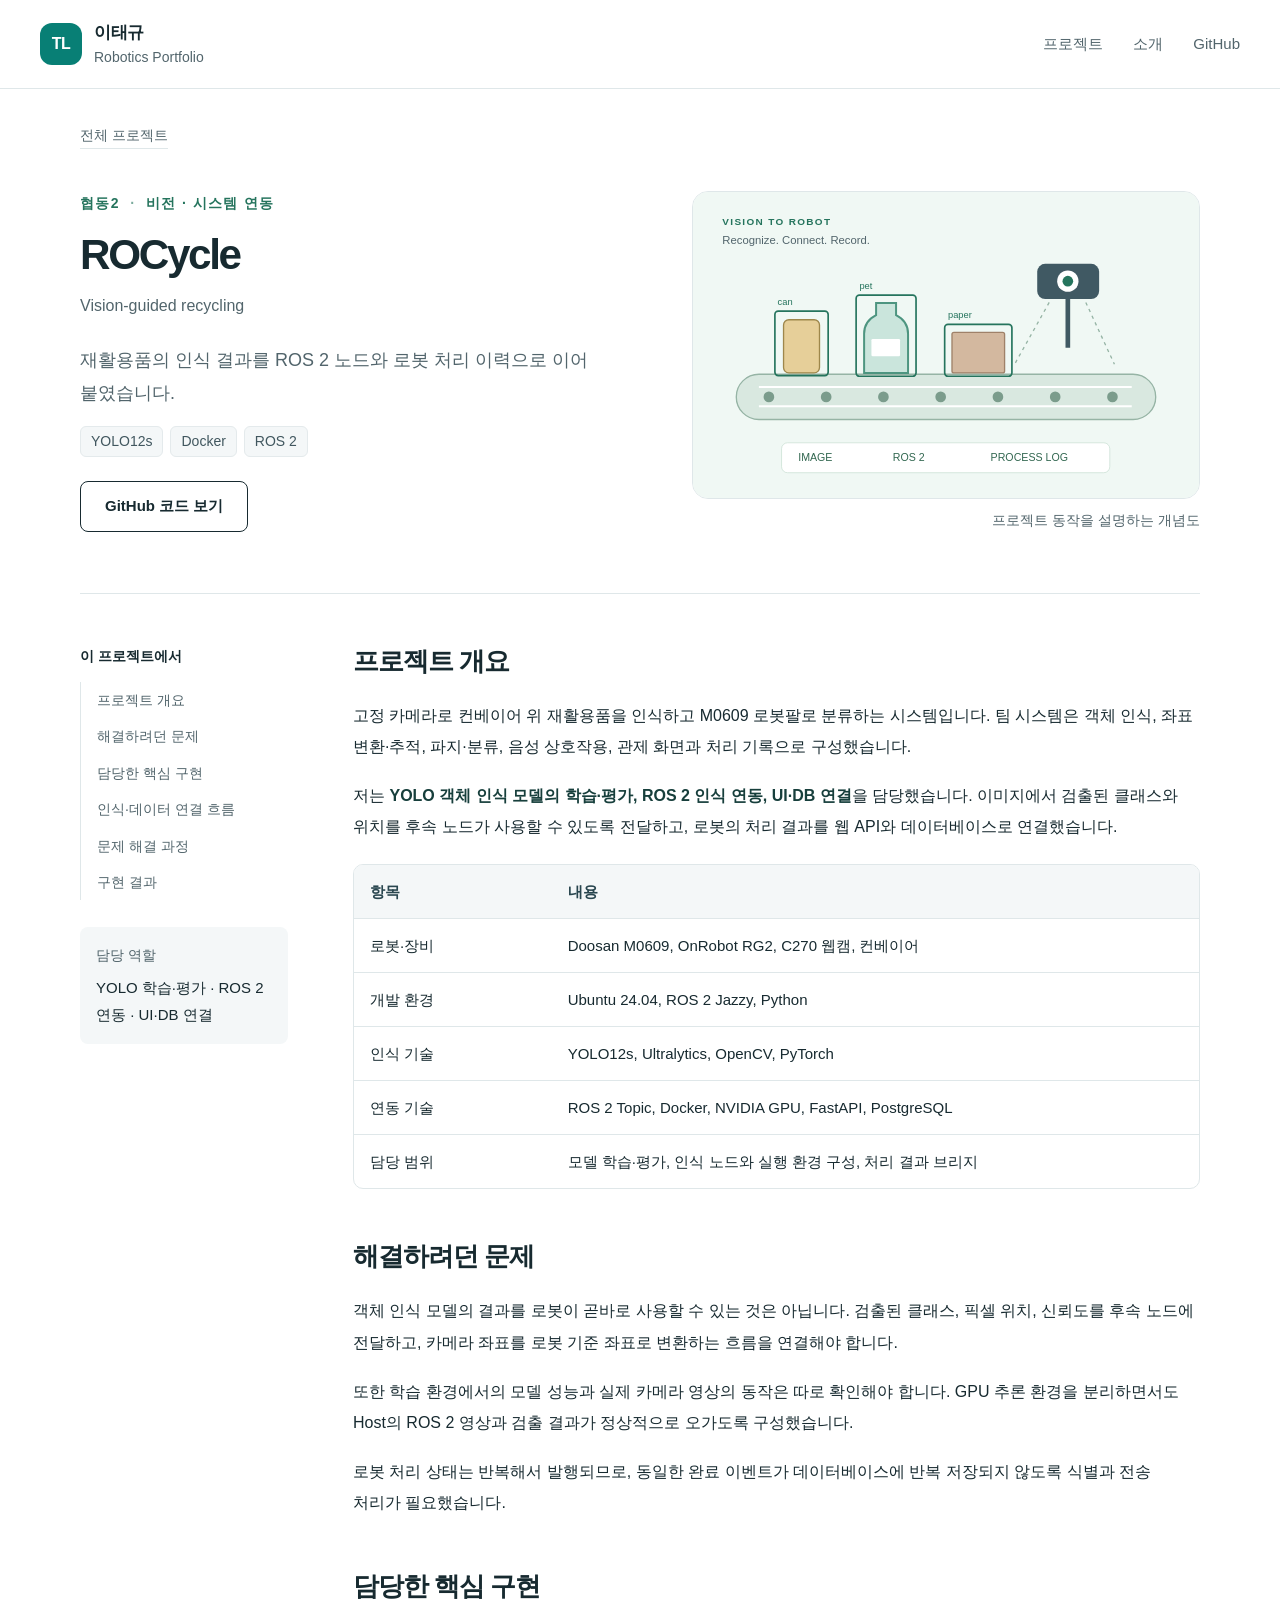
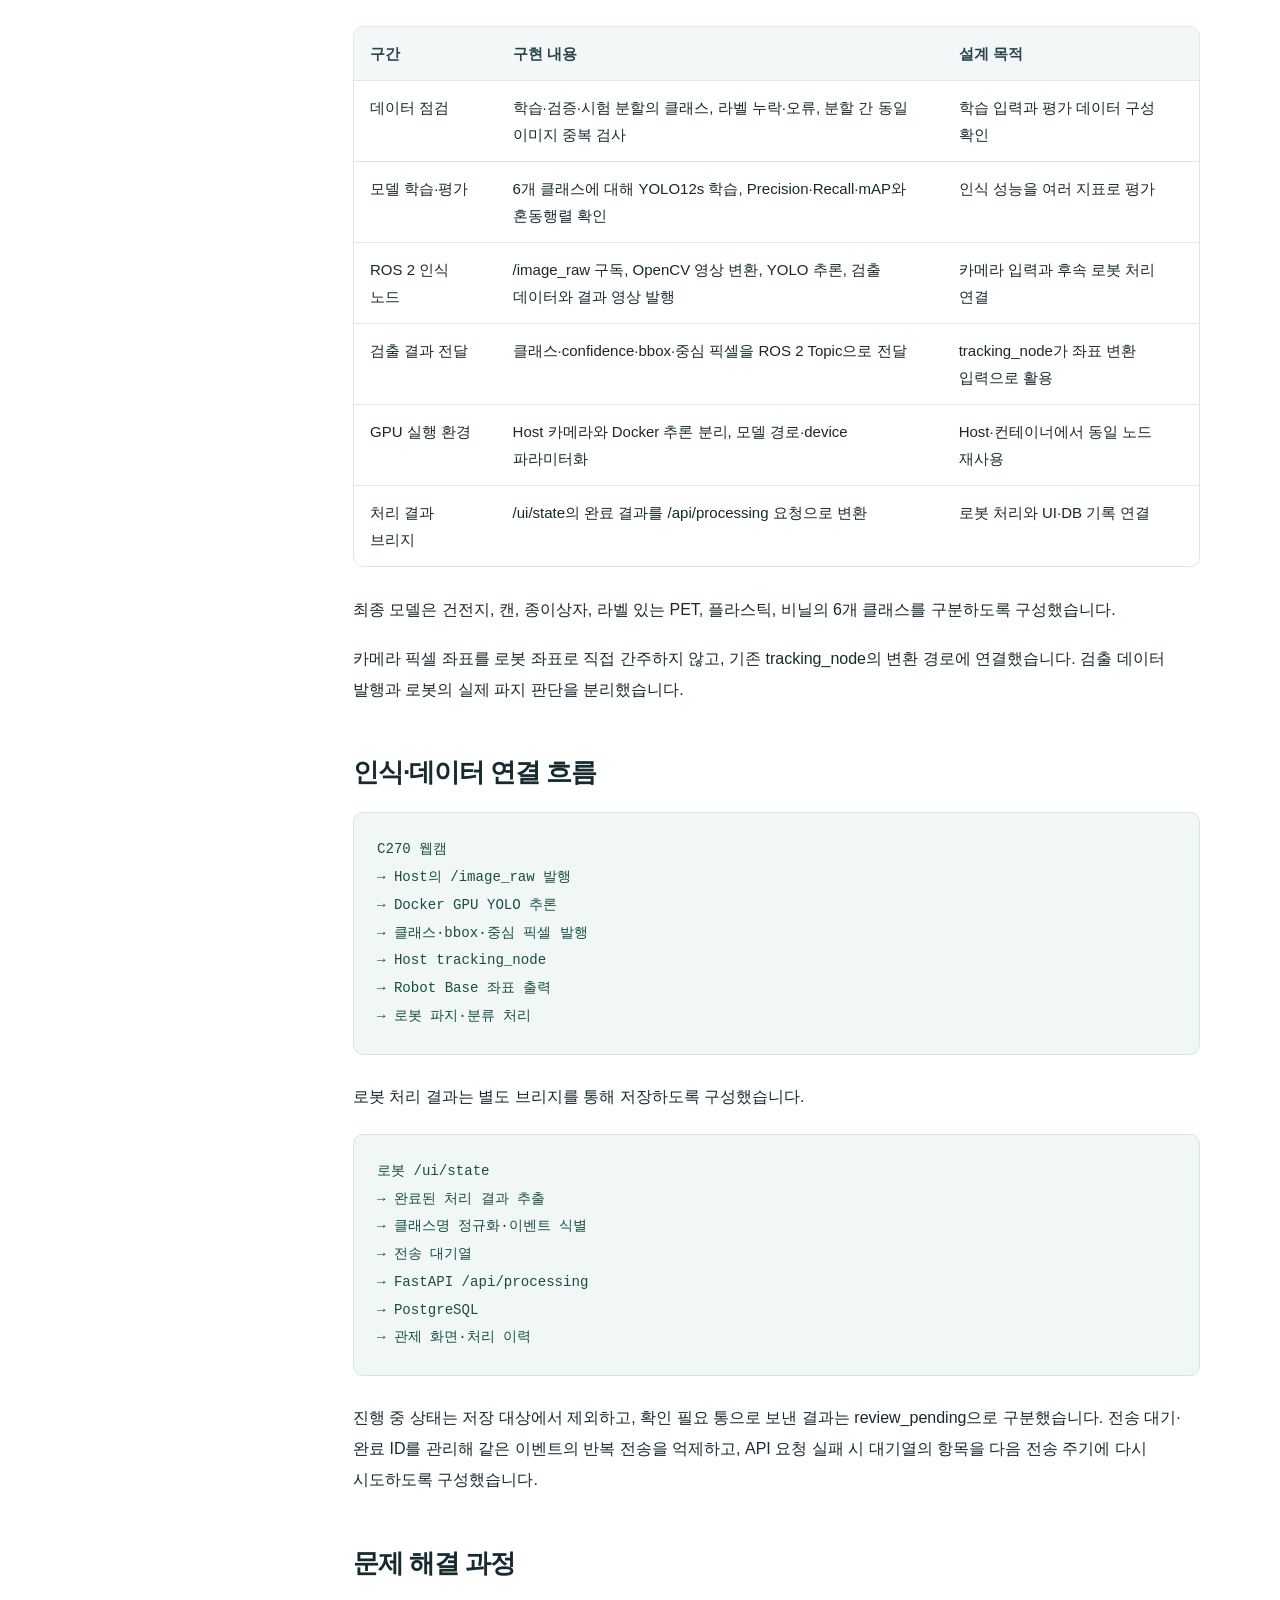
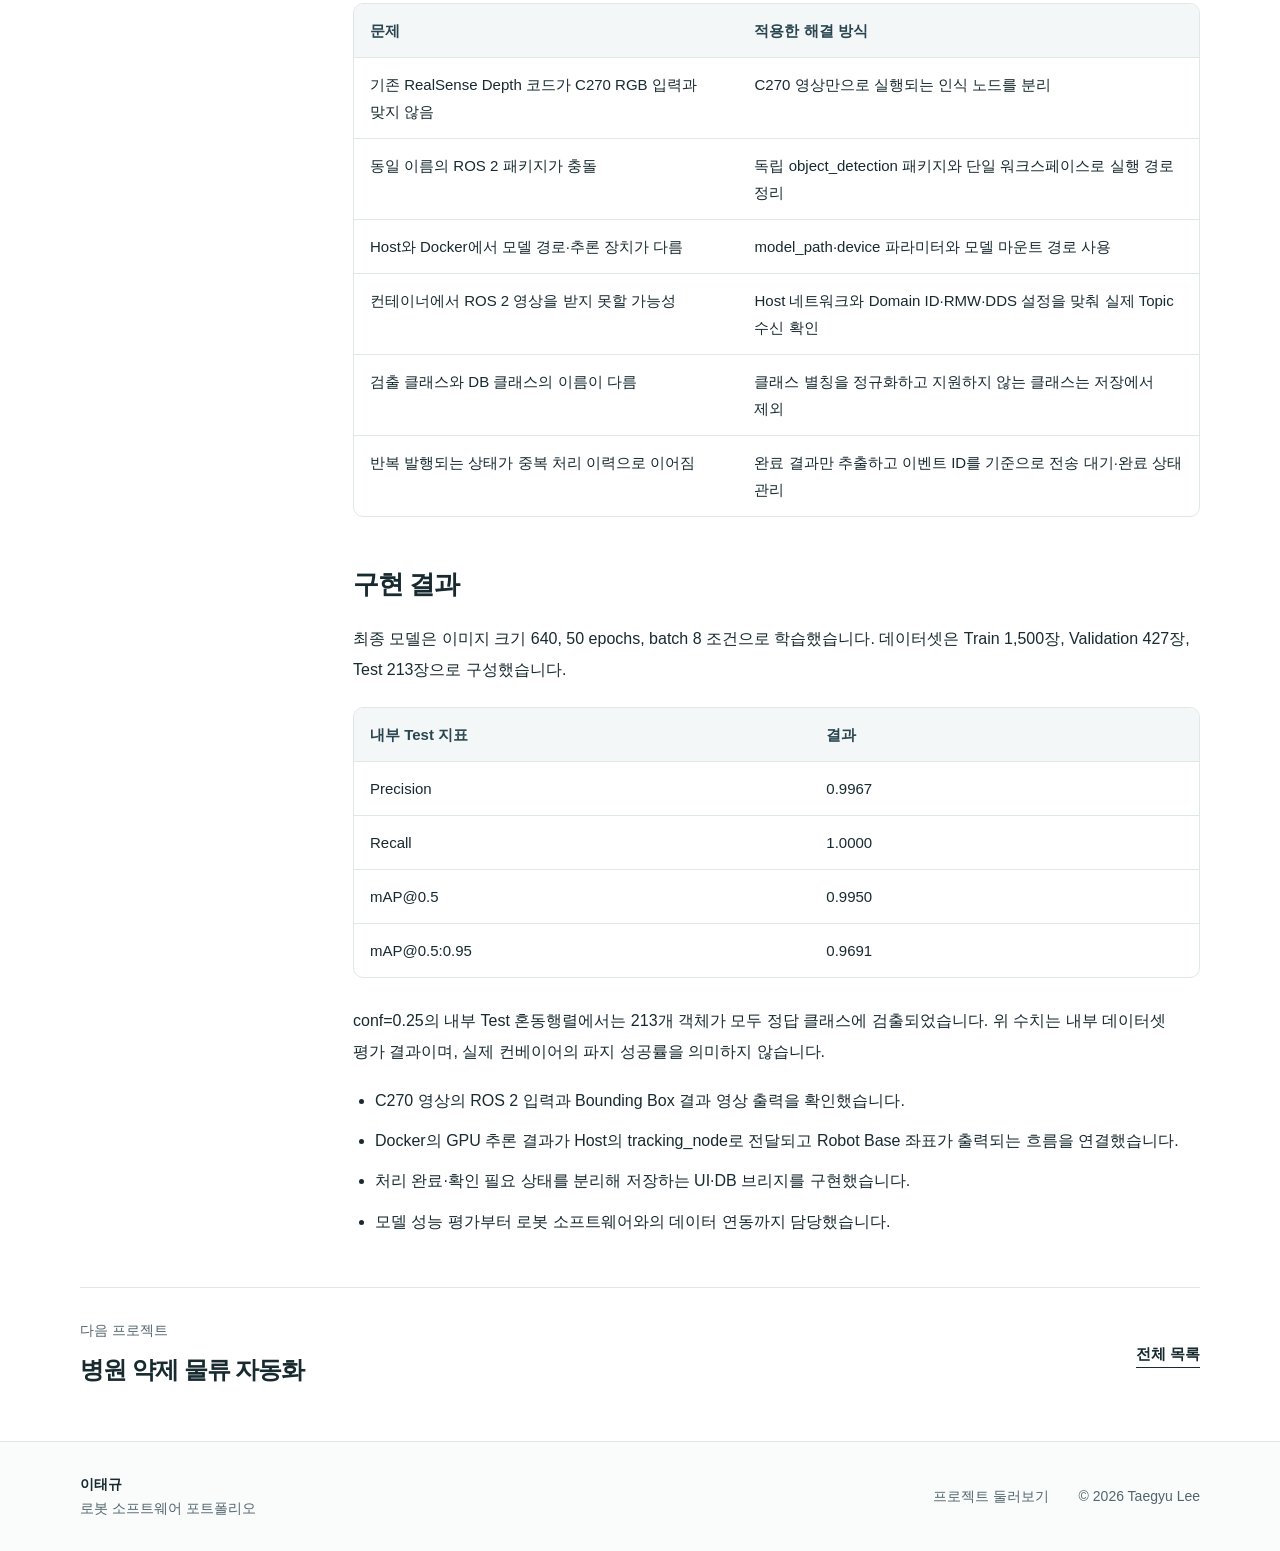
<file: projects/rocycle.html>
<!doctype html>
<html lang="ko"><head><meta charset="utf-8"><meta name="viewport" content="width=device-width, initial-scale=1"><title>ROCycle | 이태규 포트폴리오</title><meta name="description" content="재활용품의 인식 결과를 ROS 2 노드와 로봇 처리 이력으로 이어 붙였습니다."><meta name="theme-color" content="#ffffff"><meta property="og:title" content="ROCycle | 이태규 포트폴리오"><meta property="og:description" content="재활용품의 인식 결과를 ROS 2 노드와 로봇 처리 이력으로 이어 붙였습니다."><meta property="og:type" content="website"><link rel="icon" type="image/svg+xml" href="../assets/favicon.svg"><link rel="stylesheet" href="../assets/style.css"></head><body><a class="skip-link" href="#main">본문으로 건너뛰기</a>
<header class="site-header"><div class="header-inner"><a class="brand" href="../index.html" aria-label="이태규 포트폴리오 홈"><span class="brand-mark" aria-hidden="true">TL</span><span>이태규<span class="brand-sub">Robotics Portfolio</span></span></a><nav aria-label="주요 메뉴"><a href="../index.html#projects">프로젝트</a><a href="../index.html#about">소개</a><a href="https://github.com/Taegyu-Lee1117" target="_blank" rel="noopener noreferrer">GitHub</a></nav></div></header><main id="main" class="project-main shell"><a class="back-link" href="../index.html#projects">전체 프로젝트</a><header class="project-hero green"><div><p class="eyebrow">협동2 <span>·</span> 비전 · 시스템 연동</p><h1>ROCycle</h1><p class="english-title">Vision-guided recycling</p><p class="detail-summary">재활용품의 인식 결과를 ROS 2 노드와 로봇 처리 이력으로 이어 붙였습니다.</p><ul class="tags" aria-label="사용 기술"><li>YOLO12s</li><li>Docker</li><li>ROS 2</li></ul><a class="button button-outline" href="https://github.com/Taegyu-Lee1117/Rocycle" target="_blank" rel="noopener noreferrer">GitHub 코드 보기</a></div><figure class="detail-visual"><img src="../assets/rocycle.svg" alt="카메라의 재활용품 검출과 분류 컨베이어를 표현한 개념도" width="760" height="460"><figcaption>프로젝트 동작을 설명하는 개념도</figcaption></figure></header><div class="article-layout"><aside class="article-nav"><p>이 프로젝트에서</p><nav aria-label="프로젝트 목차"><a href="#section-1">프로젝트 개요</a><a href="#section-2">해결하려던 문제</a><a href="#section-3">담당한 핵심 구현</a><a href="#section-4">인식·데이터 연결 흐름</a><a href="#section-5">문제 해결 과정</a><a href="#section-6">구현 결과</a></nav><div class="aside-role"><span>담당 역할</span><p>YOLO 학습·평가 · ROS 2 연동 · UI·DB 연결</p></div></aside><div class="article-content"><section class="article-section" id="section-1"><h2>프로젝트 개요</h2>
<p>고정 카메라로 컨베이어 위 재활용품을 인식하고 M0609 로봇팔로 분류하는 시스템입니다. 팀 시스템은 객체 인식, 좌표 변환·추적, 파지·분류, 음성 상호작용, 관제 화면과 처리 기록으로 구성했습니다.</p>
<p>저는 <strong>YOLO 객체 인식 모델의 학습·평가, ROS 2 인식 연동, UI·DB 연결</strong>을 담당했습니다. 이미지에서 검출된 클래스와 위치를 후속 노드가 사용할 수 있도록 전달하고, 로봇의 처리 결과를 웹 API와 데이터베이스로 연결했습니다.</p>
<div class="table-scroll" role="region" aria-label="내용 비교 표" tabindex="0"><table><thead><tr><th scope="col">항목</th><th scope="col">내용</th></tr></thead><tbody><tr><td>로봇·장비</td><td>Doosan M0609, OnRobot RG2, C270 웹캠, 컨베이어</td></tr><tr><td>개발 환경</td><td>Ubuntu 24.04, ROS 2 Jazzy, Python</td></tr><tr><td>인식 기술</td><td>YOLO12s, Ultralytics, OpenCV, PyTorch</td></tr><tr><td>연동 기술</td><td>ROS 2 Topic, Docker, NVIDIA GPU, FastAPI, PostgreSQL</td></tr><tr><td>담당 범위</td><td>모델 학습·평가, 인식 노드와 실행 환경 구성, 처리 결과 브리지</td></tr></tbody></table></div>
</section>
<section class="article-section" id="section-2"><h2>해결하려던 문제</h2>
<p>객체 인식 모델의 결과를 로봇이 곧바로 사용할 수 있는 것은 아닙니다. 검출된 클래스, 픽셀 위치, 신뢰도를 후속 노드에 전달하고, 카메라 좌표를 로봇 기준 좌표로 변환하는 흐름을 연결해야 합니다.</p>
<p>또한 학습 환경에서의 모델 성능과 실제 카메라 영상의 동작은 따로 확인해야 합니다. GPU 추론 환경을 분리하면서도 Host의 ROS 2 영상과 검출 결과가 정상적으로 오가도록 구성했습니다.</p>
<p>로봇 처리 상태는 반복해서 발행되므로, 동일한 완료 이벤트가 데이터베이스에 반복 저장되지 않도록 식별과 전송 처리가 필요했습니다.</p>
</section>
<section class="article-section" id="section-3"><h2>담당한 핵심 구현</h2>
<div class="table-scroll" role="region" aria-label="내용 비교 표" tabindex="0"><table><thead><tr><th scope="col">구간</th><th scope="col">구현 내용</th><th scope="col">설계 목적</th></tr></thead><tbody><tr><td>데이터 점검</td><td>학습·검증·시험 분할의 클래스, 라벨 누락·오류, 분할 간 동일 이미지 중복 검사</td><td>학습 입력과 평가 데이터 구성 확인</td></tr><tr><td>모델 학습·평가</td><td>6개 클래스에 대해 YOLO12s 학습, Precision·Recall·mAP와 혼동행렬 확인</td><td>인식 성능을 여러 지표로 평가</td></tr><tr><td>ROS 2 인식 노드</td><td>/image_raw 구독, OpenCV 영상 변환, YOLO 추론, 검출 데이터와 결과 영상 발행</td><td>카메라 입력과 후속 로봇 처리 연결</td></tr><tr><td>검출 결과 전달</td><td>클래스·confidence·bbox·중심 픽셀을 ROS 2 Topic으로 전달</td><td>tracking_node가 좌표 변환 입력으로 활용</td></tr><tr><td>GPU 실행 환경</td><td>Host 카메라와 Docker 추론 분리, 모델 경로·device 파라미터화</td><td>Host·컨테이너에서 동일 노드 재사용</td></tr><tr><td>처리 결과 브리지</td><td>/ui/state의 완료 결과를 /api/processing 요청으로 변환</td><td>로봇 처리와 UI·DB 기록 연결</td></tr></tbody></table></div>
<p>최종 모델은 건전지, 캔, 종이상자, 라벨 있는 PET, 플라스틱, 비닐의 6개 클래스를 구분하도록 구성했습니다.</p>
<p>카메라 픽셀 좌표를 로봇 좌표로 직접 간주하지 않고, 기존 tracking_node의 변환 경로에 연결했습니다. 검출 데이터 발행과 로봇의 실제 파지 판단을 분리했습니다.</p>
</section>
<section class="article-section" id="section-4"><h2>인식·데이터 연결 흐름</h2>
<pre><code>C270 웹캠
→ Host의 /image_raw 발행
→ Docker GPU YOLO 추론
→ 클래스·bbox·중심 픽셀 발행
→ Host tracking_node
→ Robot Base 좌표 출력
→ 로봇 파지·분류 처리</code></pre>
<p>로봇 처리 결과는 별도 브리지를 통해 저장하도록 구성했습니다.</p>
<pre><code>로봇 /ui/state
→ 완료된 처리 결과 추출
→ 클래스명 정규화·이벤트 식별
→ 전송 대기열
→ FastAPI /api/processing
→ PostgreSQL
→ 관제 화면·처리 이력</code></pre>
<p>진행 중 상태는 저장 대상에서 제외하고, 확인 필요 통으로 보낸 결과는 review_pending으로 구분했습니다. 전송 대기·완료 ID를 관리해 같은 이벤트의 반복 전송을 억제하고, API 요청 실패 시 대기열의 항목을 다음 전송 주기에 다시 시도하도록 구성했습니다.</p>
</section>
<section class="article-section" id="section-5"><h2>문제 해결 과정</h2>
<div class="table-scroll" role="region" aria-label="내용 비교 표" tabindex="0"><table><thead><tr><th scope="col">문제</th><th scope="col">적용한 해결 방식</th></tr></thead><tbody><tr><td>기존 RealSense Depth 코드가 C270 RGB 입력과 맞지 않음</td><td>C270 영상만으로 실행되는 인식 노드를 분리</td></tr><tr><td>동일 이름의 ROS 2 패키지가 충돌</td><td>독립 object_detection 패키지와 단일 워크스페이스로 실행 경로 정리</td></tr><tr><td>Host와 Docker에서 모델 경로·추론 장치가 다름</td><td>model_path·device 파라미터와 모델 마운트 경로 사용</td></tr><tr><td>컨테이너에서 ROS 2 영상을 받지 못할 가능성</td><td>Host 네트워크와 Domain ID·RMW·DDS 설정을 맞춰 실제 Topic 수신 확인</td></tr><tr><td>검출 클래스와 DB 클래스의 이름이 다름</td><td>클래스 별칭을 정규화하고 지원하지 않는 클래스는 저장에서 제외</td></tr><tr><td>반복 발행되는 상태가 중복 처리 이력으로 이어짐</td><td>완료 결과만 추출하고 이벤트 ID를 기준으로 전송 대기·완료 상태 관리</td></tr></tbody></table></div>
</section>
<section class="article-section" id="section-6"><h2>구현 결과</h2>
<p>최종 모델은 이미지 크기 640, 50 epochs, batch 8 조건으로 학습했습니다. 데이터셋은 Train 1,500장, Validation 427장, Test 213장으로 구성했습니다.</p>
<div class="table-scroll" role="region" aria-label="내용 비교 표" tabindex="0"><table><thead><tr><th scope="col">내부 Test 지표</th><th scope="col">결과</th></tr></thead><tbody><tr><td>Precision</td><td>0.9967</td></tr><tr><td>Recall</td><td>1.0000</td></tr><tr><td>mAP@0.5</td><td>0.9950</td></tr><tr><td>mAP@0.5:0.95</td><td>0.9691</td></tr></tbody></table></div>
<p>conf=0.25의 내부 Test 혼동행렬에서는 213개 객체가 모두 정답 클래스에 검출되었습니다. 위 수치는 내부 데이터셋 평가 결과이며, 실제 컨베이어의 파지 성공률을 의미하지 않습니다.</p>
<ul><li>C270 영상의 ROS 2 입력과 Bounding Box 결과 영상 출력을 확인했습니다.</li><li>Docker의 GPU 추론 결과가 Host의 tracking_node로 전달되고 Robot Base 좌표가 출력되는 흐름을 연결했습니다.</li><li>처리 완료·확인 필요 상태를 분리해 저장하는 UI·DB 브리지를 구현했습니다.</li><li>모델 성능 평가부터 로봇 소프트웨어와의 데이터 연동까지 담당했습니다.</li></ul>
</section></div></div><nav class="next-project" aria-label="다른 프로젝트"><div><span>다음 프로젝트</span><a href="hospital-logistics.html">병원 약제 물류 자동화</a></div><a class="text-link" href="../index.html#projects">전체 목록</a></nav></main><footer class="site-footer"><div class="footer-inner"><p>이태규 <span>로봇 소프트웨어 포트폴리오</span></p><a href="../index.html#projects">프로젝트 둘러보기</a><p class="copyright">© 2026 Taegyu Lee</p></div></footer></body></html>
</file>
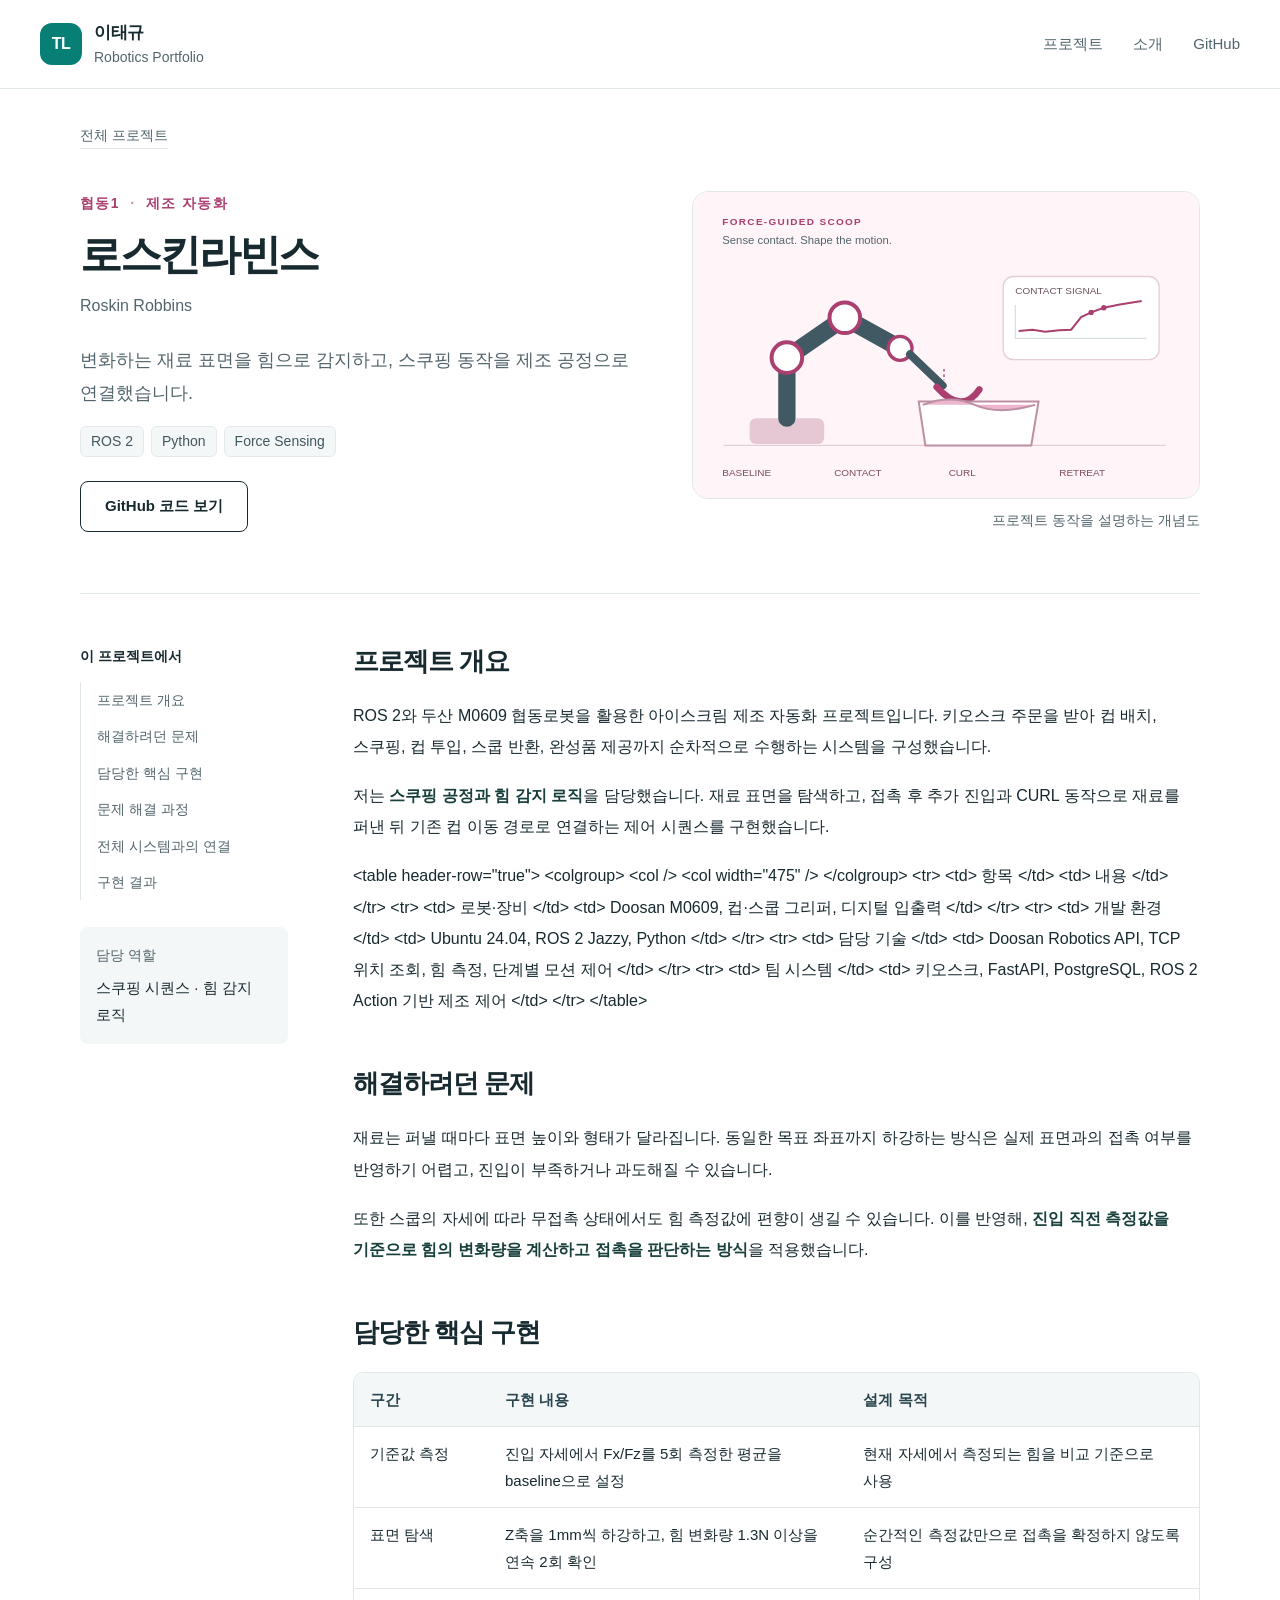
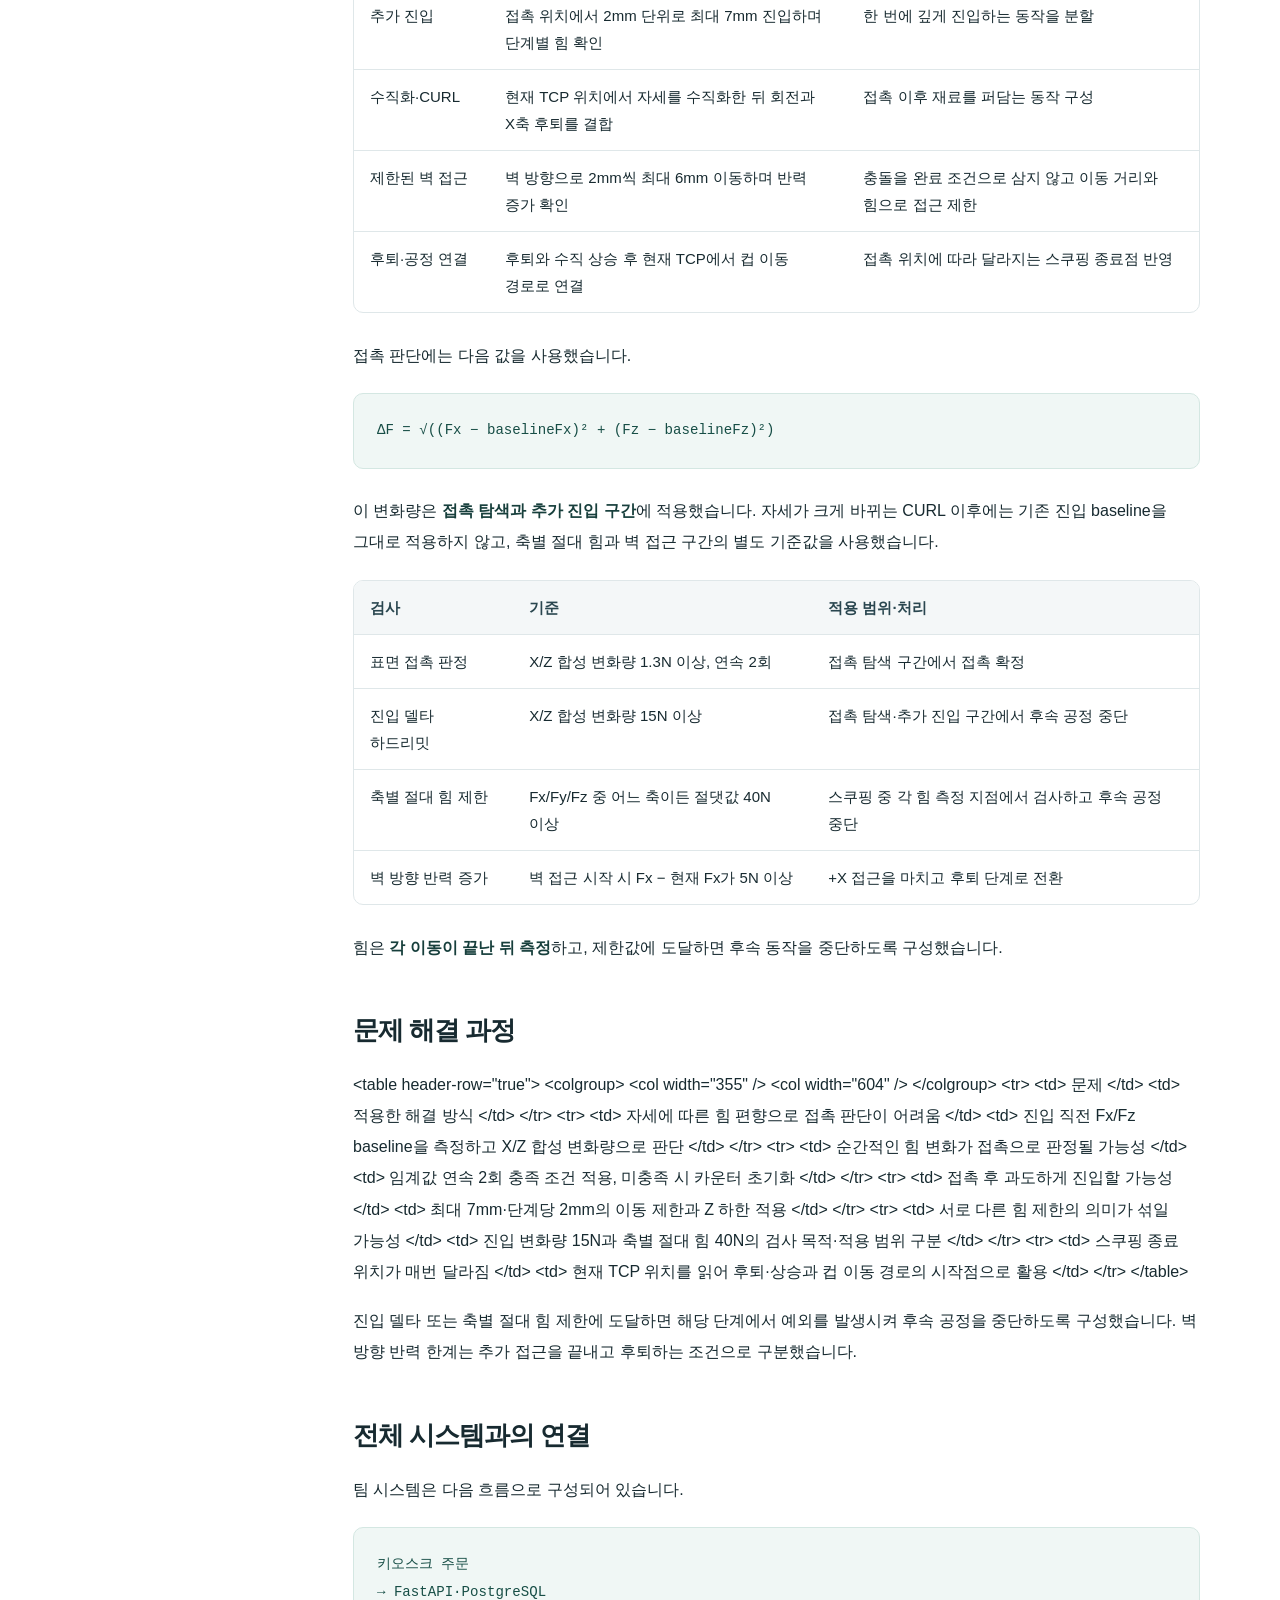
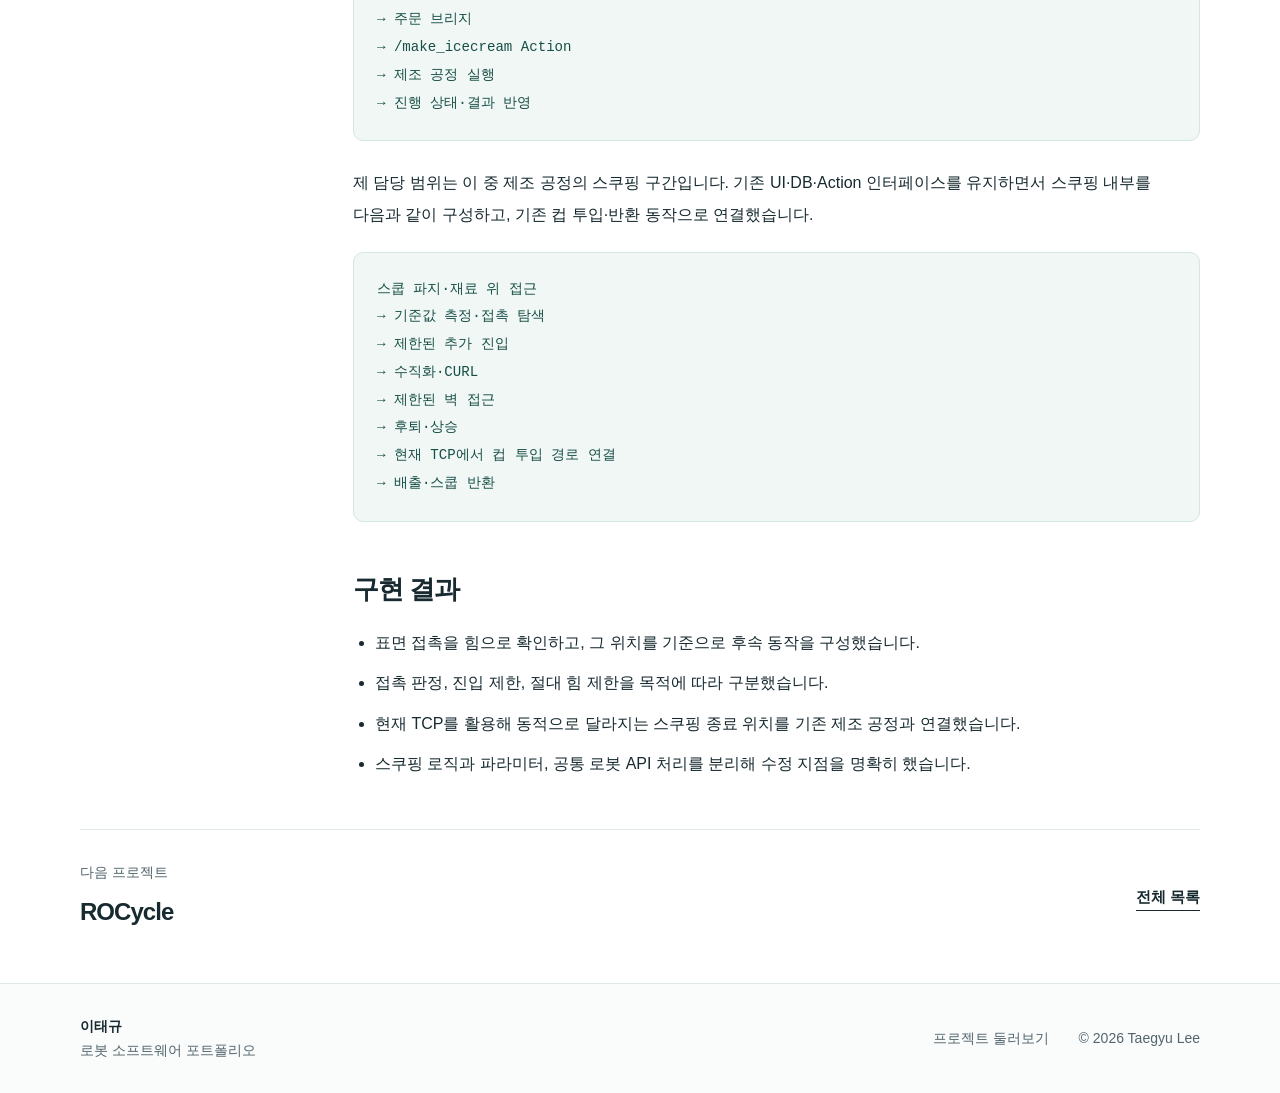
<file: projects/roskin-robbins.html>
<!doctype html>
<html lang="ko"><head><meta charset="utf-8"><meta name="viewport" content="width=device-width, initial-scale=1"><title>로스킨라빈스 | 이태규 포트폴리오</title><meta name="description" content="변화하는 재료 표면을 힘으로 감지하고, 스쿠핑 동작을 제조 공정으로 연결했습니다."><meta name="theme-color" content="#ffffff"><meta property="og:title" content="로스킨라빈스 | 이태규 포트폴리오"><meta property="og:description" content="변화하는 재료 표면을 힘으로 감지하고, 스쿠핑 동작을 제조 공정으로 연결했습니다."><meta property="og:type" content="website"><link rel="icon" type="image/svg+xml" href="../assets/favicon.svg"><link rel="stylesheet" href="../assets/style.css"></head><body><a class="skip-link" href="#main">본문으로 건너뛰기</a>
<header class="site-header"><div class="header-inner"><a class="brand" href="../index.html" aria-label="이태규 포트폴리오 홈"><span class="brand-mark" aria-hidden="true">TL</span><span>이태규<span class="brand-sub">Robotics Portfolio</span></span></a><nav aria-label="주요 메뉴"><a href="../index.html#projects">프로젝트</a><a href="../index.html#about">소개</a><a href="https://github.com/Taegyu-Lee1117" target="_blank" rel="noopener noreferrer">GitHub</a></nav></div></header><main id="main" class="project-main shell"><a class="back-link" href="../index.html#projects">전체 프로젝트</a><header class="project-hero pink"><div><p class="eyebrow">협동1 <span>·</span> 제조 자동화</p><h1>로스킨라빈스</h1><p class="english-title">Roskin Robbins</p><p class="detail-summary">변화하는 재료 표면을 힘으로 감지하고, 스쿠핑 동작을 제조 공정으로 연결했습니다.</p><ul class="tags" aria-label="사용 기술"><li>ROS 2</li><li>Python</li><li>Force Sensing</li></ul><a class="button button-outline" href="https://github.com/Taegyu-Lee1117/Roskin_Robbins/tree/feature/force-guided-scoop-sequence" target="_blank" rel="noopener noreferrer">GitHub 코드 보기</a></div><figure class="detail-visual"><img src="../assets/roskin-robbins.svg" alt="힘 감지와 스쿱 모션을 표현한 개념도" width="760" height="460"><figcaption>프로젝트 동작을 설명하는 개념도</figcaption></figure></header><div class="article-layout"><aside class="article-nav"><p>이 프로젝트에서</p><nav aria-label="프로젝트 목차"><a href="#section-1">프로젝트 개요</a><a href="#section-2">해결하려던 문제</a><a href="#section-3">담당한 핵심 구현</a><a href="#section-4">문제 해결 과정</a><a href="#section-5">전체 시스템과의 연결</a><a href="#section-6">구현 결과</a></nav><div class="aside-role"><span>담당 역할</span><p>스쿠핑 시퀀스 · 힘 감지 로직</p></div></aside><div class="article-content"><section class="article-section" id="section-1"><h2>프로젝트 개요</h2>
<p>ROS 2와 두산 M0609 협동로봇을 활용한 아이스크림 제조 자동화 프로젝트입니다. 키오스크 주문을 받아 컵 배치, 스쿠핑, 컵 투입, 스쿱 반환, 완성품 제공까지 순차적으로 수행하는 시스템을 구성했습니다.</p>
<p>저는 <strong>스쿠핑 공정과 힘 감지 로직</strong>을 담당했습니다. 재료 표면을 탐색하고, 접촉 후 추가 진입과 CURL 동작으로 재료를 퍼낸 뒤 기존 컵 이동 경로로 연결하는 제어 시퀀스를 구현했습니다.</p>
<p>&lt;table header-row=&quot;true&quot;&gt; &lt;colgroup&gt; &lt;col /&gt; &lt;col width=&quot;475&quot; /&gt; &lt;/colgroup&gt; &lt;tr&gt; &lt;td&gt; 항목 &lt;/td&gt; &lt;td&gt; 내용 &lt;/td&gt; &lt;/tr&gt; &lt;tr&gt; &lt;td&gt; 로봇·장비 &lt;/td&gt; &lt;td&gt; Doosan M0609, 컵·스쿱 그리퍼, 디지털 입출력 &lt;/td&gt; &lt;/tr&gt; &lt;tr&gt; &lt;td&gt; 개발 환경 &lt;/td&gt; &lt;td&gt; Ubuntu 24.04, ROS 2 Jazzy, Python &lt;/td&gt; &lt;/tr&gt; &lt;tr&gt; &lt;td&gt; 담당 기술 &lt;/td&gt; &lt;td&gt; Doosan Robotics API, TCP 위치 조회, 힘 측정, 단계별 모션 제어 &lt;/td&gt; &lt;/tr&gt; &lt;tr&gt; &lt;td&gt; 팀 시스템 &lt;/td&gt; &lt;td&gt; 키오스크, FastAPI, PostgreSQL, ROS 2 Action 기반 제조 제어 &lt;/td&gt; &lt;/tr&gt; &lt;/table&gt;</p>
</section>
<section class="article-section" id="section-2"><h2>해결하려던 문제</h2>
<p>재료는 퍼낼 때마다 표면 높이와 형태가 달라집니다. 동일한 목표 좌표까지 하강하는 방식은 실제 표면과의 접촉 여부를 반영하기 어렵고, 진입이 부족하거나 과도해질 수 있습니다.</p>
<p>또한 스쿱의 자세에 따라 무접촉 상태에서도 힘 측정값에 편향이 생길 수 있습니다. 이를 반영해, <strong>진입 직전 측정값을 기준으로 힘의 변화량을 계산하고 접촉을 판단하는 방식</strong>을 적용했습니다.</p>
</section>
<section class="article-section" id="section-3"><h2>담당한 핵심 구현</h2>
<div class="table-scroll" role="region" aria-label="내용 비교 표" tabindex="0"><table><thead><tr><th scope="col">구간</th><th scope="col">구현 내용</th><th scope="col">설계 목적</th></tr></thead><tbody><tr><td>기준값 측정</td><td>진입 자세에서 Fx/Fz를 5회 측정한 평균을 baseline으로 설정</td><td>현재 자세에서 측정되는 힘을 비교 기준으로 사용</td></tr><tr><td>표면 탐색</td><td>Z축을 1mm씩 하강하고, 힘 변화량 1.3N 이상을 연속 2회 확인</td><td>순간적인 측정값만으로 접촉을 확정하지 않도록 구성</td></tr><tr><td>추가 진입</td><td>접촉 위치에서 2mm 단위로 최대 7mm 진입하며 단계별 힘 확인</td><td>한 번에 깊게 진입하는 동작을 분할</td></tr><tr><td>수직화·CURL</td><td>현재 TCP 위치에서 자세를 수직화한 뒤 회전과 X축 후퇴를 결합</td><td>접촉 이후 재료를 퍼담는 동작 구성</td></tr><tr><td>제한된 벽 접근</td><td>벽 방향으로 2mm씩 최대 6mm 이동하며 반력 증가 확인</td><td>충돌을 완료 조건으로 삼지 않고 이동 거리와 힘으로 접근 제한</td></tr><tr><td>후퇴·공정 연결</td><td>후퇴와 수직 상승 후 현재 TCP에서 컵 이동 경로로 연결</td><td>접촉 위치에 따라 달라지는 스쿠핑 종료점 반영</td></tr></tbody></table></div>
<p>접촉 판단에는 다음 값을 사용했습니다.</p>
<pre><code>ΔF = √((Fx − baselineFx)² + (Fz − baselineFz)²)</code></pre>
<p>이 변화량은 <strong>접촉 탐색과 추가 진입 구간</strong>에 적용했습니다. 자세가 크게 바뀌는 CURL 이후에는 기존 진입 baseline을 그대로 적용하지 않고, 축별 절대 힘과 벽 접근 구간의 별도 기준값을 사용했습니다.</p>
<div class="table-scroll" role="region" aria-label="내용 비교 표" tabindex="0"><table><thead><tr><th scope="col">검사</th><th scope="col">기준</th><th scope="col">적용 범위·처리</th></tr></thead><tbody><tr><td>표면 접촉 판정</td><td>X/Z 합성 변화량 1.3N 이상, 연속 2회</td><td>접촉 탐색 구간에서 접촉 확정</td></tr><tr><td>진입 델타 하드리밋</td><td>X/Z 합성 변화량 15N 이상</td><td>접촉 탐색·추가 진입 구간에서 후속 공정 중단</td></tr><tr><td>축별 절대 힘 제한</td><td>Fx/Fy/Fz 중 어느 축이든 절댓값 40N 이상</td><td>스쿠핑 중 각 힘 측정 지점에서 검사하고 후속 공정 중단</td></tr><tr><td>벽 방향 반력 증가</td><td>벽 접근 시작 시 Fx − 현재 Fx가 5N 이상</td><td>+X 접근을 마치고 후퇴 단계로 전환</td></tr></tbody></table></div>
<p>힘은 <strong>각 이동이 끝난 뒤 측정</strong>하고, 제한값에 도달하면 후속 동작을 중단하도록 구성했습니다.</p>
</section>
<section class="article-section" id="section-4"><h2>문제 해결 과정</h2>
<p>&lt;table header-row=&quot;true&quot;&gt; &lt;colgroup&gt; &lt;col width=&quot;355&quot; /&gt; &lt;col width=&quot;604&quot; /&gt; &lt;/colgroup&gt; &lt;tr&gt; &lt;td&gt; 문제 &lt;/td&gt; &lt;td&gt; 적용한 해결 방식 &lt;/td&gt; &lt;/tr&gt; &lt;tr&gt; &lt;td&gt; 자세에 따른 힘 편향으로 접촉 판단이 어려움 &lt;/td&gt; &lt;td&gt; 진입 직전 Fx/Fz baseline을 측정하고 X/Z 합성 변화량으로 판단 &lt;/td&gt; &lt;/tr&gt; &lt;tr&gt; &lt;td&gt; 순간적인 힘 변화가 접촉으로 판정될 가능성 &lt;/td&gt; &lt;td&gt; 임계값 연속 2회 충족 조건 적용, 미충족 시 카운터 초기화 &lt;/td&gt; &lt;/tr&gt; &lt;tr&gt; &lt;td&gt; 접촉 후 과도하게 진입할 가능성 &lt;/td&gt; &lt;td&gt; 최대 7mm·단계당 2mm의 이동 제한과 Z 하한 적용 &lt;/td&gt; &lt;/tr&gt; &lt;tr&gt; &lt;td&gt; 서로 다른 힘 제한의 의미가 섞일 가능성 &lt;/td&gt; &lt;td&gt; 진입 변화량 15N과 축별 절대 힘 40N의 검사 목적·적용 범위 구분 &lt;/td&gt; &lt;/tr&gt; &lt;tr&gt; &lt;td&gt; 스쿠핑 종료 위치가 매번 달라짐 &lt;/td&gt; &lt;td&gt; 현재 TCP 위치를 읽어 후퇴·상승과 컵 이동 경로의 시작점으로 활용 &lt;/td&gt; &lt;/tr&gt; &lt;/table&gt;</p>
<p>진입 델타 또는 축별 절대 힘 제한에 도달하면 해당 단계에서 예외를 발생시켜 후속 공정을 중단하도록 구성했습니다. 벽 방향 반력 한계는 추가 접근을 끝내고 후퇴하는 조건으로 구분했습니다.</p>
</section>
<section class="article-section" id="section-5"><h2>전체 시스템과의 연결</h2>
<p>팀 시스템은 다음 흐름으로 구성되어 있습니다.</p>
<pre><code>키오스크 주문
→ FastAPI·PostgreSQL
→ 주문 브리지
→ /make_icecream Action
→ 제조 공정 실행
→ 진행 상태·결과 반영</code></pre>
<p>제 담당 범위는 이 중 제조 공정의 스쿠핑 구간입니다. 기존 UI·DB·Action 인터페이스를 유지하면서 스쿠핑 내부를 다음과 같이 구성하고, 기존 컵 투입·반환 동작으로 연결했습니다.</p>
<pre><code>스쿱 파지·재료 위 접근
→ 기준값 측정·접촉 탐색
→ 제한된 추가 진입
→ 수직화·CURL
→ 제한된 벽 접근
→ 후퇴·상승
→ 현재 TCP에서 컵 투입 경로 연결
→ 배출·스쿱 반환</code></pre>
</section>
<section class="article-section" id="section-6"><h2>구현 결과</h2>
<ul><li>표면 접촉을 힘으로 확인하고, 그 위치를 기준으로 후속 동작을 구성했습니다.</li><li>접촉 판정, 진입 제한, 절대 힘 제한을 목적에 따라 구분했습니다.</li><li>현재 TCP를 활용해 동적으로 달라지는 스쿠핑 종료 위치를 기존 제조 공정과 연결했습니다.</li><li>스쿠핑 로직과 파라미터, 공통 로봇 API 처리를 분리해 수정 지점을 명확히 했습니다.</li></ul>
</section></div></div><nav class="next-project" aria-label="다른 프로젝트"><div><span>다음 프로젝트</span><a href="rocycle.html">ROCycle</a></div><a class="text-link" href="../index.html#projects">전체 목록</a></nav></main><footer class="site-footer"><div class="footer-inner"><p>이태규 <span>로봇 소프트웨어 포트폴리오</span></p><a href="../index.html#projects">프로젝트 둘러보기</a><p class="copyright">© 2026 Taegyu Lee</p></div></footer></body></html>
</file>
<file: assets/style.css>
:root{--ink:#172a30;--muted:#52656c;--teal:#087f75;--line:#dfe7e9;--soft:#f4f7f8;--pink:#aa3f70;--green:#25745d;--blue:#326a9b;--purple:#6e58a3;--radius:20px}
*{box-sizing:border-box}
html{scroll-behavior:smooth;scroll-padding-top:110px}
body{margin:0;background:#fff;color:var(--ink);font-family:Pretendard,"Noto Sans KR","Malgun Gothic",-apple-system,BlinkMacSystemFont,"Segoe UI",sans-serif;font-size:16px;line-height:1.75;word-break:keep-all;overflow-wrap:anywhere;-webkit-font-smoothing:antialiased}
a{color:inherit;text-decoration:none}
button,a{-webkit-tap-highlight-color:transparent}
a:focus-visible,[tabindex]:focus-visible{outline:3px solid var(--teal);outline-offset:5px;border-radius:4px}
::selection{background:#c9ebe5}
h1,h2,h3,p,figure{margin:0}
h1,h2,h3{font-weight:700;letter-spacing:-.045em;line-height:1.35}
img{display:block;max-width:100%;height:auto}
.shell{width:min(1120px,calc(100% - 80px));margin-inline:auto}
.skip-link{position:fixed;top:-100px;left:20px;z-index:100;background:var(--ink);color:#fff;padding:12px 20px}
.skip-link:focus{top:12px}
.site-header{position:sticky;top:0;z-index:20;background:rgba(255,255,255,.96);border-bottom:1px solid var(--line)}
.header-inner{width:min(1200px,calc(100% - 80px));margin:auto;min-height:88px;display:flex;align-items:center;justify-content:space-between;gap:24px}
.brand{display:flex;align-items:center;gap:12px;font-weight:700;font-size:17px;line-height:1.35;letter-spacing:-.025em}
.brand-mark{display:grid;place-items:center;width:42px;height:42px;color:#fff;background:var(--teal);border-radius:12px;font-size:16px;letter-spacing:-.03em}
.brand-sub{display:block;font-weight:400;font-size:14px;color:var(--muted);letter-spacing:0;margin-top:3px}
.site-header nav{display:flex;gap:30px;font-size:15px;color:var(--muted)}
.site-header nav a:hover{color:var(--teal)}
.eyebrow{font-size:14px;letter-spacing:.1em;font-weight:700;color:var(--teal);line-height:1.6}
.eyebrow span{padding-inline:5px;opacity:.6}
.hero{padding-top:88px;padding-bottom:90px;display:grid;grid-template-columns:1.35fr 1fr;gap:70px;align-items:center}
.hero h1{font-size:clamp(40px,4.6vw,61px);line-height:1.25;letter-spacing:-.065em;margin-top:22px}
.hero-description{margin-top:26px;font-size:18px;color:var(--muted);line-height:1.9}
.button{display:inline-flex;justify-content:center;align-items:center;min-height:50px;background:var(--ink);color:#fff;padding:11px 24px;border:1px solid var(--ink);border-radius:8px;font-size:15px;font-weight:600;margin-top:30px;transition:background .15s}
.button:hover{background:var(--teal);border-color:var(--teal)}
.button-outline{background:#fff;color:var(--ink);margin-top:24px}
.button-outline:hover{color:#fff}
.hero-system{border:1px solid var(--line);border-radius:var(--radius);padding:28px 28px 12px;background:linear-gradient(135deg,#f6fbfa,#fff);align-self:center}
.system-label{font-size:14px;letter-spacing:.12em;color:var(--muted);margin-bottom:23px}
.system-step{position:relative;display:flex;align-items:center;gap:16px;padding-bottom:24px}
.system-step:not(:last-child):after{content:"";position:absolute;left:23px;top:48px;width:1px;height:24px;background:#b8d9d2}
.system-icon{position:relative;z-index:1;width:48px;height:48px;display:grid;place-items:center;border:1px solid #b9d8d1;background:#fff;color:var(--teal);font-size:20px;border-radius:12px}
.system-step>div>span{font-size:14px;color:var(--teal);letter-spacing:.1em;font-weight:600}
.system-step p{font-size:18px;font-weight:600;line-height:1.4}
.system-step small{font-size:14px;color:var(--muted);margin-left:auto;text-align:right;line-height:1.6;max-width:105px}
.projects{padding-block:64px 96px;border-top:1px solid var(--line)}
.section-heading{display:flex;align-items:flex-end;justify-content:space-between;gap:30px;margin-bottom:36px}
.section-heading h2,.about h2{font-size:34px;margin-top:10px;letter-spacing:-.055em}
.section-heading>p{font-size:16px;color:var(--muted)}
.mobile-break{display:none}
.project-grid{display:grid;grid-template-columns:1fr 1fr;gap:28px}
.project-card{border:1px solid var(--line);border-radius:var(--radius);overflow:hidden;transition:box-shadow .2s,border-color .2s}
.project-card:hover{border-color:#adc9c4;box-shadow:0 12px 32px rgba(18,54,48,.07)}
.project-visual{display:block;background:var(--soft);border-bottom:1px solid var(--line)}
.project-visual img{width:100%;aspect-ratio:760/460;object-fit:contain}
.project-copy{padding:29px 30px 30px}
.project-copy .eyebrow{letter-spacing:.02em}
.pink .eyebrow{color:var(--pink)}
.green .eyebrow{color:var(--green)}
.blue .eyebrow{color:var(--blue)}
.purple .eyebrow{color:var(--purple)}
.project-copy h3{font-size:28px;margin-top:9px}
.project-copy h3 a:hover{color:var(--teal)}
.project-summary{color:var(--muted);margin-top:12px;min-height:56px;font-size:16px;line-height:1.75}
.role{display:flex;gap:11px;font-size:14px;line-height:1.8;margin-top:22px}
.role>span{flex-shrink:0;color:var(--muted)}
.role>p{font-weight:500}
.tags{display:flex;flex-wrap:wrap;gap:7px;list-style:none;padding:0;margin:17px 0 22px}
.tags li{font-size:14px;padding:3px 10px;background:var(--soft);border:1px solid #e4eaec;border-radius:6px;color:#41575f;line-height:1.65}
.text-link{display:inline-block;border-bottom:1px solid currentColor;font-size:15px;font-weight:600;line-height:1.8;color:var(--ink)}
.text-link:hover{color:var(--teal)}
.about{border-top:1px solid var(--line);display:grid;grid-template-columns:1fr 1.6fr;gap:80px;padding-block:76px 100px}
.about-copy>p{color:var(--muted);font-size:17px;margin-bottom:18px}
.skill-groups{display:grid;gap:20px;grid-template-columns:1fr 1fr;margin:30px 0}
.skill-groups h3{font-size:16px;letter-spacing:-.02em;margin-bottom:5px}
.skill-groups p{font-size:15px;color:var(--muted);line-height:1.9}
.site-footer{border-top:1px solid var(--line);background:#fafcfc}
.footer-inner{width:min(1120px,calc(100% - 80px));padding-block:30px;margin:auto;display:flex;align-items:center;gap:30px;font-size:14px;color:var(--muted)}
.footer-inner>p:first-child{color:var(--ink);font-weight:600}
.footer-inner span{display:block;font-weight:400;color:var(--muted)}
.footer-inner a{margin-left:auto}
.copyright{white-space:nowrap}
.project-main{padding-top:32px}
.back-link{display:inline-block;font-size:14px;color:var(--muted);border-bottom:1px solid var(--line)}
.back-link:hover{color:var(--teal)}
.project-hero{display:grid;grid-template-columns:1.1fr 1fr;align-items:center;gap:54px;padding-block:42px 60px;border-bottom:1px solid var(--line)}
.project-hero h1{font-size:clamp(32px,3.3vw,44px);margin-top:12px;letter-spacing:-.055em}
.english-title{font-size:16px;color:var(--muted);margin-top:9px}
.detail-summary{font-size:18px;color:var(--muted);margin-top:24px;line-height:1.8}
.detail-visual img{border:1px solid var(--line);border-radius:16px;width:100%}
.detail-visual figcaption{font-size:14px;text-align:right;color:var(--muted);margin-top:9px}
.project-hero .tags{margin-bottom:0}
.article-layout{display:grid;grid-template-columns:208px minmax(0,1fr);gap:65px;align-items:start;padding-top:50px}
.article-nav{position:sticky;top:120px;font-size:14px}
.article-nav>p{font-weight:600;margin-bottom:14px}
.article-nav nav{display:flex;flex-direction:column;border-left:1px solid var(--line)}
.article-nav nav a{padding:7px 0 7px 16px;color:var(--muted);line-height:1.6}
.article-nav nav a:hover{color:var(--teal);border-left:2px solid var(--teal);margin-left:-1px;padding-left:15px}
.aside-role{margin-top:27px;background:var(--soft);padding:16px;border-radius:8px}
.aside-role>span{font-size:14px;color:var(--muted)}
.aside-role>p{font-size:15px;line-height:1.8;margin-top:6px}
.article-content{min-width:0}
.article-section{margin-bottom:50px;scroll-margin-top:115px}
.article-section h2{font-size:26px;margin-bottom:21px;letter-spacing:-.04em}
.article-content p{margin:0 0 18px;line-height:1.95}
.article-content strong{font-weight:700;color:#173f3c}
.article-content ul{padding-left:22px;margin:18px 0}
.article-content li{margin-bottom:10px;line-height:1.9}
.article-content code{font-family:Consolas,"SFMono-Regular",monospace;font-size:.94em;overflow-wrap:anywhere}
.article-content p code,.article-content li code{background:var(--soft);padding:2px 4px;border-radius:4px}
pre{margin:22px 0 26px;padding:23px;background:#f0f7f5;border:1px solid #d4e7e2;border-radius:10px;color:#174e46;white-space:pre-wrap;overflow-wrap:anywhere;line-height:1.85;font-size:15px}
.table-scroll{margin:22px 0 27px;max-width:100%;overflow-x:auto;border:1px solid var(--line);border-radius:10px}
table{width:100%;border-collapse:collapse;font-size:15px;line-height:1.8;text-align:left}
th{background:var(--soft);font-weight:600;color:#29464f}
th,td{padding:13px 16px;vertical-align:top;border-bottom:1px solid var(--line);min-width:115px}
tr:last-child td{border-bottom:0}
th:first-child,td:first-child{min-width:135px}
.next-project{display:flex;justify-content:space-between;align-items:center;gap:24px;border-top:1px solid var(--line);padding-block:30px 50px}
.next-project span{display:block;font-size:14px;color:var(--muted);margin-bottom:6px}
.next-project div a{font-size:24px;font-weight:600;letter-spacing:-.04em}
.next-project a:hover{color:var(--teal)}
.not-found{padding-block:100px 160px}
.not-found h1{font-size:44px;margin:18px 0}
.not-found p{font-size:18px;color:var(--muted)}
@media(min-width:1300px){.hero{gap:95px}}
@media(max-width:1000px){.hero{gap:35px;grid-template-columns:1.15fr 1fr;padding-top:65px}.hero-system{padding-inline:20px}.system-step{gap:12px}.system-step small{display:none}.about{gap:35px}.article-layout{grid-template-columns:180px minmax(0,1fr);gap:32px}.project-hero{gap:30px}.project-copy{padding:25px}.project-summary{min-height:84px}.project-copy h3{font-size:25px}}
@media(max-width:760px){html{scroll-padding-top:95px}.shell,.header-inner,.footer-inner{width:calc(100% - 40px)}.header-inner{min-height:76px;gap:15px}.brand{font-size:16px;gap:9px}.brand-mark{width:36px;height:36px;border-radius:10px;font-size:14px}.brand-sub{display:none}.site-header nav{gap:17px;font-size:14px}.hero{grid-template-columns:1fr;gap:34px;padding-block:48px 56px}.hero h1{font-size:45px}.hero-description{font-size:17px}.desktop-break{display:none}.hero-system{padding:22px 24px 2px;width:100%}.system-label{margin-bottom:18px}.system-step small{display:block}.system-step p{font-size:17px}.projects{padding-block:44px 56px}.section-heading{display:block;margin-bottom:26px}.section-heading h2,.about h2{font-size:29px}.section-heading>p{margin-top:16px}.project-grid{grid-template-columns:1fr;gap:24px}.project-copy{padding:24px}.project-copy h3{font-size:26px}.project-summary{min-height:0}.role{margin-top:18px}.about{grid-template-columns:1fr;gap:26px;padding-block:48px 56px}.about-copy>p{font-size:16px}.skill-groups{gap:20px}.footer-inner{flex-wrap:wrap;gap:18px;padding-block:24px}.copyright{width:100%;font-size:14px}.project-main{padding-top:25px}.project-hero{grid-template-columns:1fr;gap:28px;padding-block:30px 35px}.project-hero h1{font-size:35px}.detail-summary{font-size:17px;margin-top:18px}.detail-visual{max-width:560px}.article-layout{display:block;padding-top:32px}.article-nav{position:static;margin-bottom:32px}.article-nav nav{flex-direction:row;flex-wrap:wrap;border:0;gap:8px}.article-nav nav a{border:1px solid var(--line);padding:6px 10px;border-radius:6px}.article-nav nav a:hover{margin:0;padding:6px 10px;border:1px solid var(--teal)}.aside-role{display:none}.article-section{margin-bottom:38px}.article-section h2{font-size:24px}.article-content p{line-height:1.9}.table-scroll{margin-block:18px 23px}th,td{padding:11px 13px;font-size:14px;min-width:130px}.next-project div a{font-size:21px}.next-project{padding-bottom:35px}.not-found h1{font-size:34px}.not-found{padding-block:65px 100px}}
@media(max-width:380px){.header-inner,.shell,.footer-inner{width:calc(100% - 32px)}.site-header nav{gap:12px}.hero h1{font-size:39px}.skill-groups{grid-template-columns:1fr}.mobile-break{display:block}.system-step small{font-size:13px;max-width:90px}}
@media(prefers-reduced-motion:reduce){html{scroll-behavior:auto}*,*:before,*:after{transition:none!important}}
</file>
